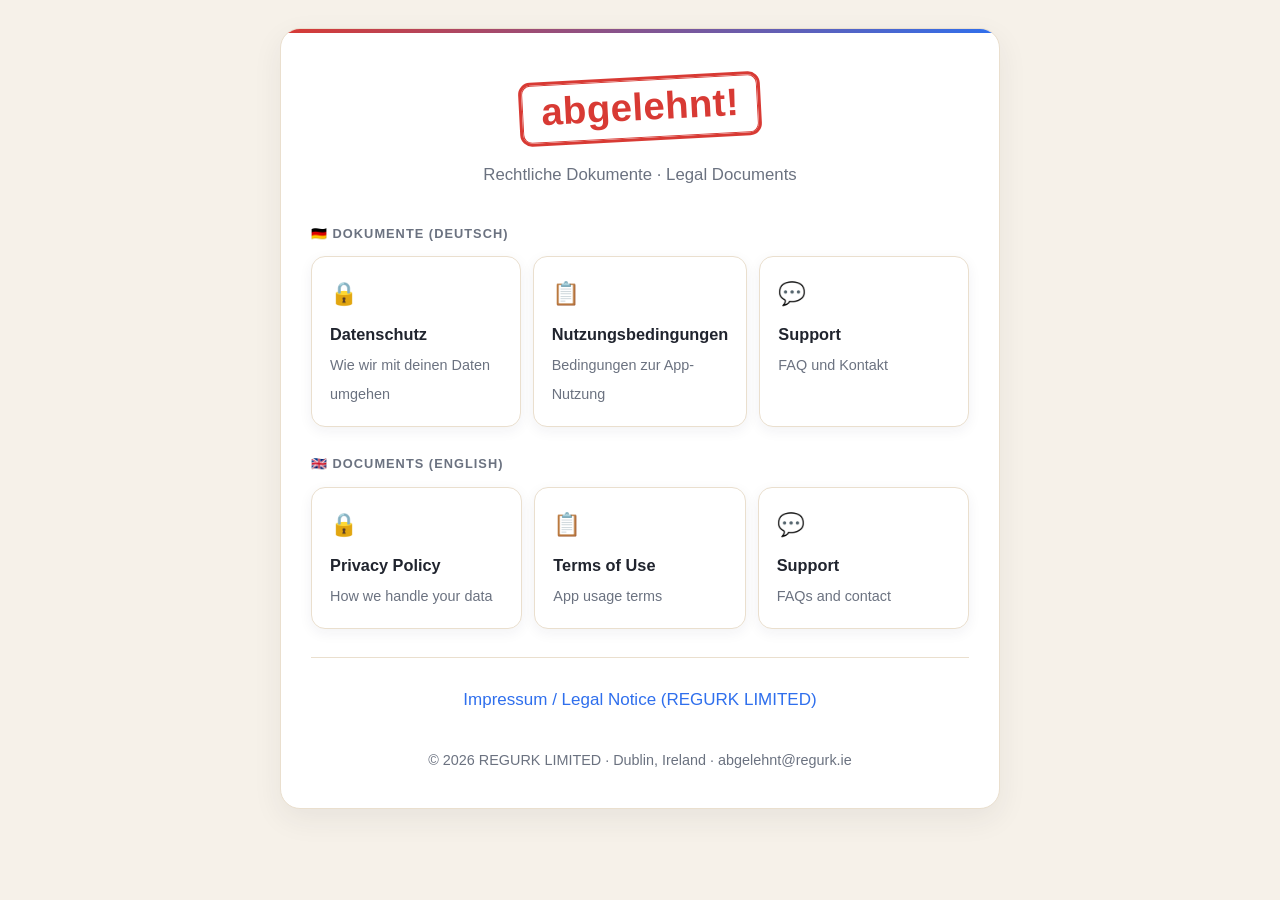
<file: index.html>
<!DOCTYPE html>
<html lang="de">
<head>
<meta charset="utf-8">
<meta name="viewport" content="width=device-width, initial-scale=1.0">
<meta name="robots" content="noindex, nofollow">
<title>abgelehnt! – Rechtliches / Legal | REGURK LIMITED</title>
<link rel="stylesheet" href="style.css">
</head>
<body>
<div class="wrap">
  <div class="card">
    <div class="hero">
      <span class="stamp">abgelehnt<span class="b">!</span></span>
      <p class="tagline">Rechtliche Dokumente · Legal Documents</p>
    </div>

    <p class="section-label">🇩🇪 Dokumente (Deutsch)</p>
    <div class="tiles">
      <a class="tile" href="de/privacy.html"><span class="ico">🔒</span><b>Datenschutz</b><span>Wie wir mit deinen Daten umgehen</span></a>
      <a class="tile" href="de/terms.html"><span class="ico">📋</span><b>Nutzungsbedingungen</b><span>Bedingungen zur App-Nutzung</span></a>
      <a class="tile" href="de/support.html"><span class="ico">💬</span><b>Support</b><span>FAQ und Kontakt</span></a>
    </div>

    <p class="section-label">🇬🇧 Documents (English)</p>
    <div class="tiles">
      <a class="tile" href="en/privacy.html"><span class="ico">🔒</span><b>Privacy Policy</b><span>How we handle your data</span></a>
      <a class="tile" href="en/terms.html"><span class="ico">📋</span><b>Terms of Use</b><span>App usage terms</span></a>
      <a class="tile" href="en/support.html"><span class="ico">💬</span><b>Support</b><span>FAQs and contact</span></a>
    </div>

    <hr>
    <p class="center"><a href="impressum.html">Impressum / Legal Notice (REGURK LIMITED)</a></p>
    <footer class="center">© 2026 REGURK LIMITED · Dublin, Ireland · <a href="mailto:abgelehnt@regurk.ie">abgelehnt@regurk.ie</a></footer>
  </div>
</div>
</body>
</html>
</file>
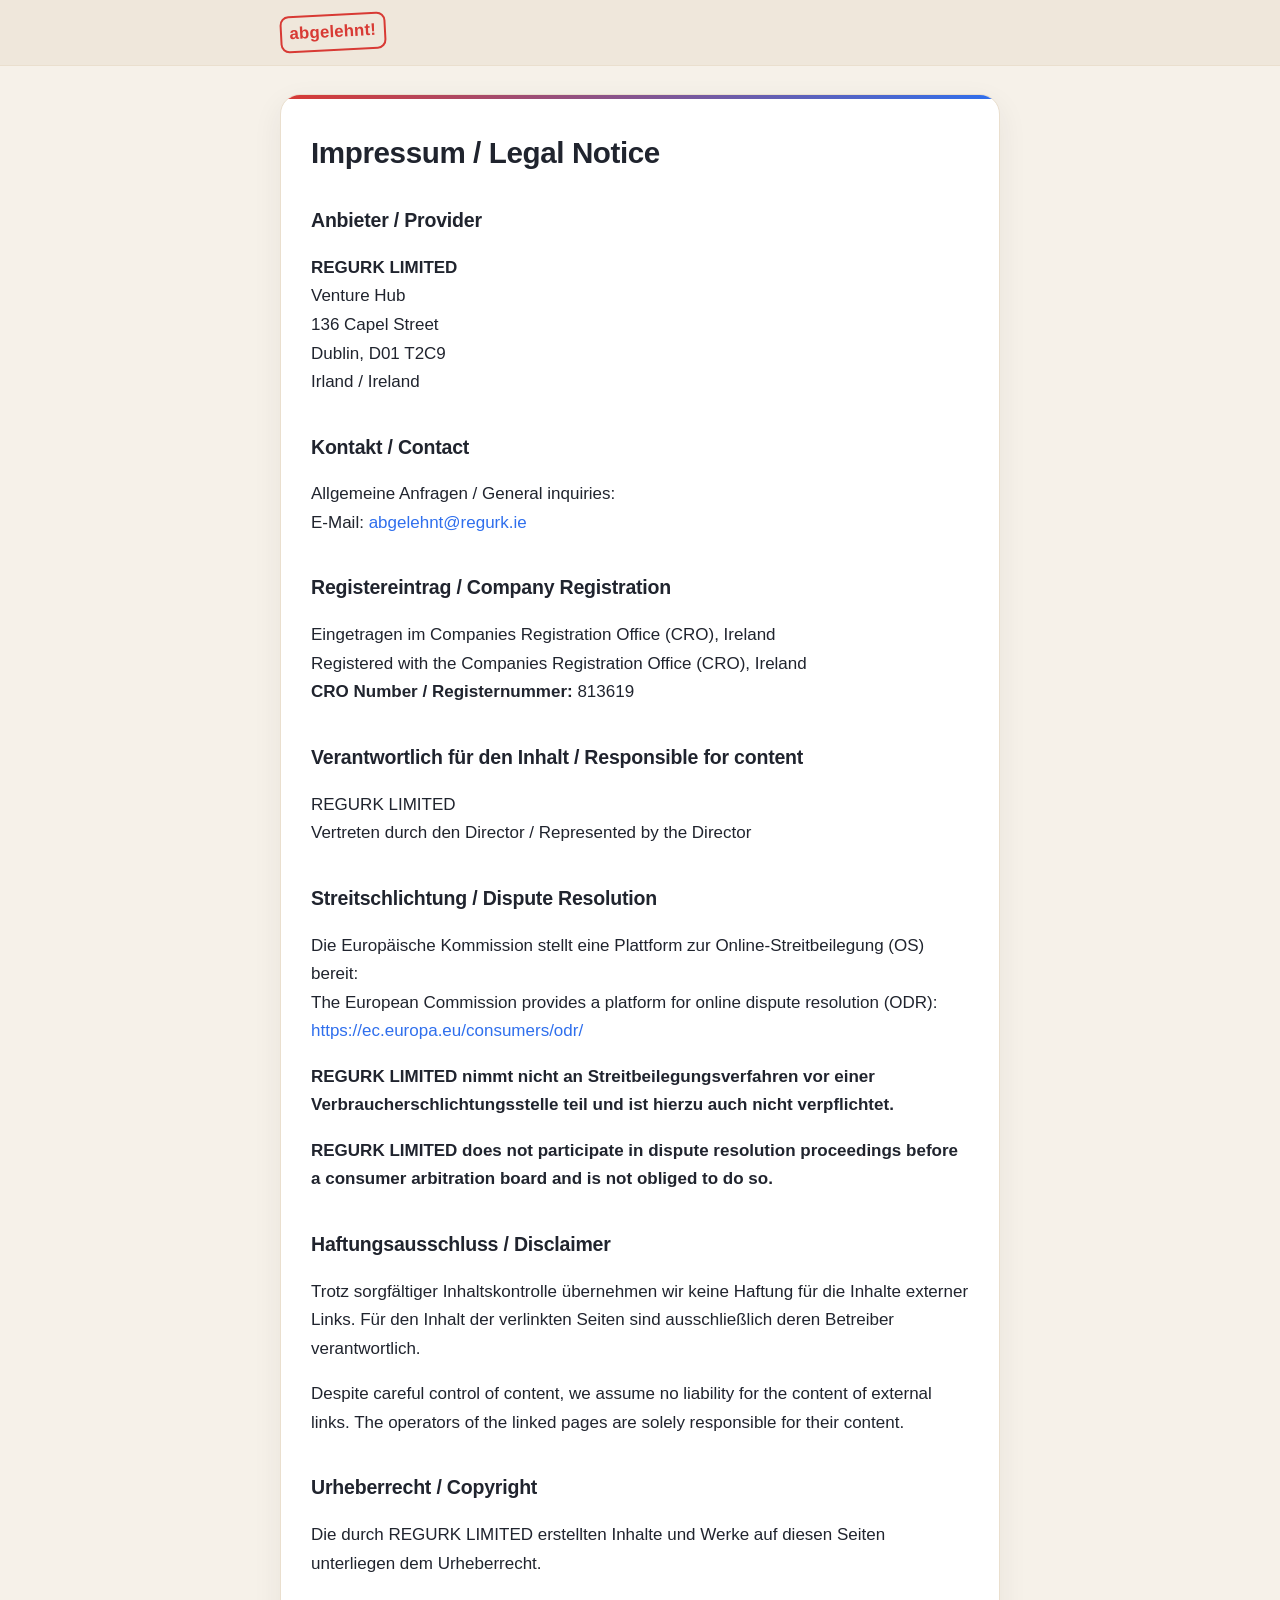
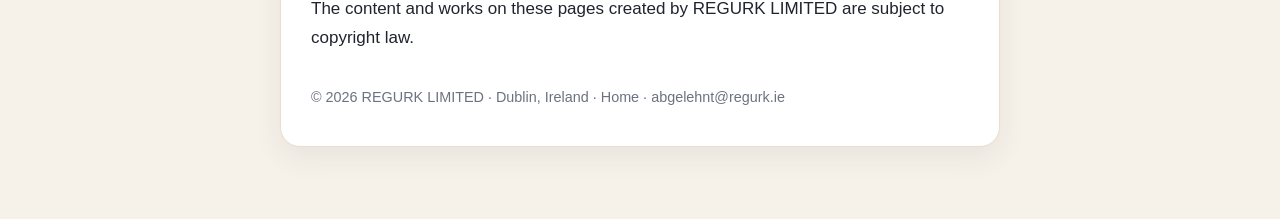
<file: impressum.html>
<!DOCTYPE html>
<html lang="de">
<head>
<meta charset="utf-8">
<meta name="viewport" content="width=device-width, initial-scale=1.0">
<meta name="robots" content="noindex, nofollow">
<title>Impressum – REGURK LIMITED</title>
<link rel="stylesheet" href="style.css">
</head>
<body>
<header class="topbar"><div class="inner"><a class="mark" href="index.html">abgelehnt!</a></div></header>
<div class="wrap">
  <div class="card">
    <h1>Impressum / Legal Notice</h1>

    <h2>Anbieter / Provider</h2>
    <p><strong>REGURK LIMITED</strong><br>
       Venture Hub<br>
       136 Capel Street<br>
       Dublin, D01 T2C9<br>
       Irland / Ireland</p>

    <h2>Kontakt / Contact</h2>
    <p>Allgemeine Anfragen / General inquiries:<br>
       E-Mail: <a href="mailto:abgelehnt@regurk.ie">abgelehnt@regurk.ie</a></p>

    <h2>Registereintrag / Company Registration</h2>
    <p>Eingetragen im Companies Registration Office (CRO), Ireland<br>
       Registered with the Companies Registration Office (CRO), Ireland<br>
       <strong>CRO Number / Registernummer:</strong> 813619</p>

    <h2>Verantwortlich für den Inhalt / Responsible for content</h2>
    <p>REGURK LIMITED<br>
       Vertreten durch den Director / Represented by the Director</p>

    <h2>Streitschlichtung / Dispute Resolution</h2>
    <p>Die Europäische Kommission stellt eine Plattform zur Online-Streitbeilegung (OS) bereit:<br>
       The European Commission provides a platform for online dispute resolution (ODR):<br>
       <a href="https://ec.europa.eu/consumers/odr/" target="_blank" rel="noopener">https://ec.europa.eu/consumers/odr/</a></p>
    <p><strong>REGURK LIMITED nimmt nicht an Streitbeilegungsverfahren vor einer Verbraucherschlichtungsstelle teil und ist hierzu auch nicht verpflichtet.</strong></p>
    <p><strong>REGURK LIMITED does not participate in dispute resolution proceedings before a consumer arbitration board and is not obliged to do so.</strong></p>

    <h2>Haftungsausschluss / Disclaimer</h2>
    <p>Trotz sorgfältiger Inhaltskontrolle übernehmen wir keine Haftung für die Inhalte externer Links. Für den Inhalt der verlinkten Seiten sind ausschließlich deren Betreiber verantwortlich.</p>
    <p>Despite careful control of content, we assume no liability for the content of external links. The operators of the linked pages are solely responsible for their content.</p>

    <h2>Urheberrecht / Copyright</h2>
    <p>Die durch REGURK LIMITED erstellten Inhalte und Werke auf diesen Seiten unterliegen dem Urheberrecht.</p>
    <p>The content and works on these pages created by REGURK LIMITED are subject to copyright law.</p>

    <footer>© 2026 REGURK LIMITED · Dublin, Ireland ·
      <a href="index.html">Home</a> ·
      <a href="mailto:abgelehnt@regurk.ie">abgelehnt@regurk.ie</a></footer>
  </div>
</div>
</body>
</html>
</file>
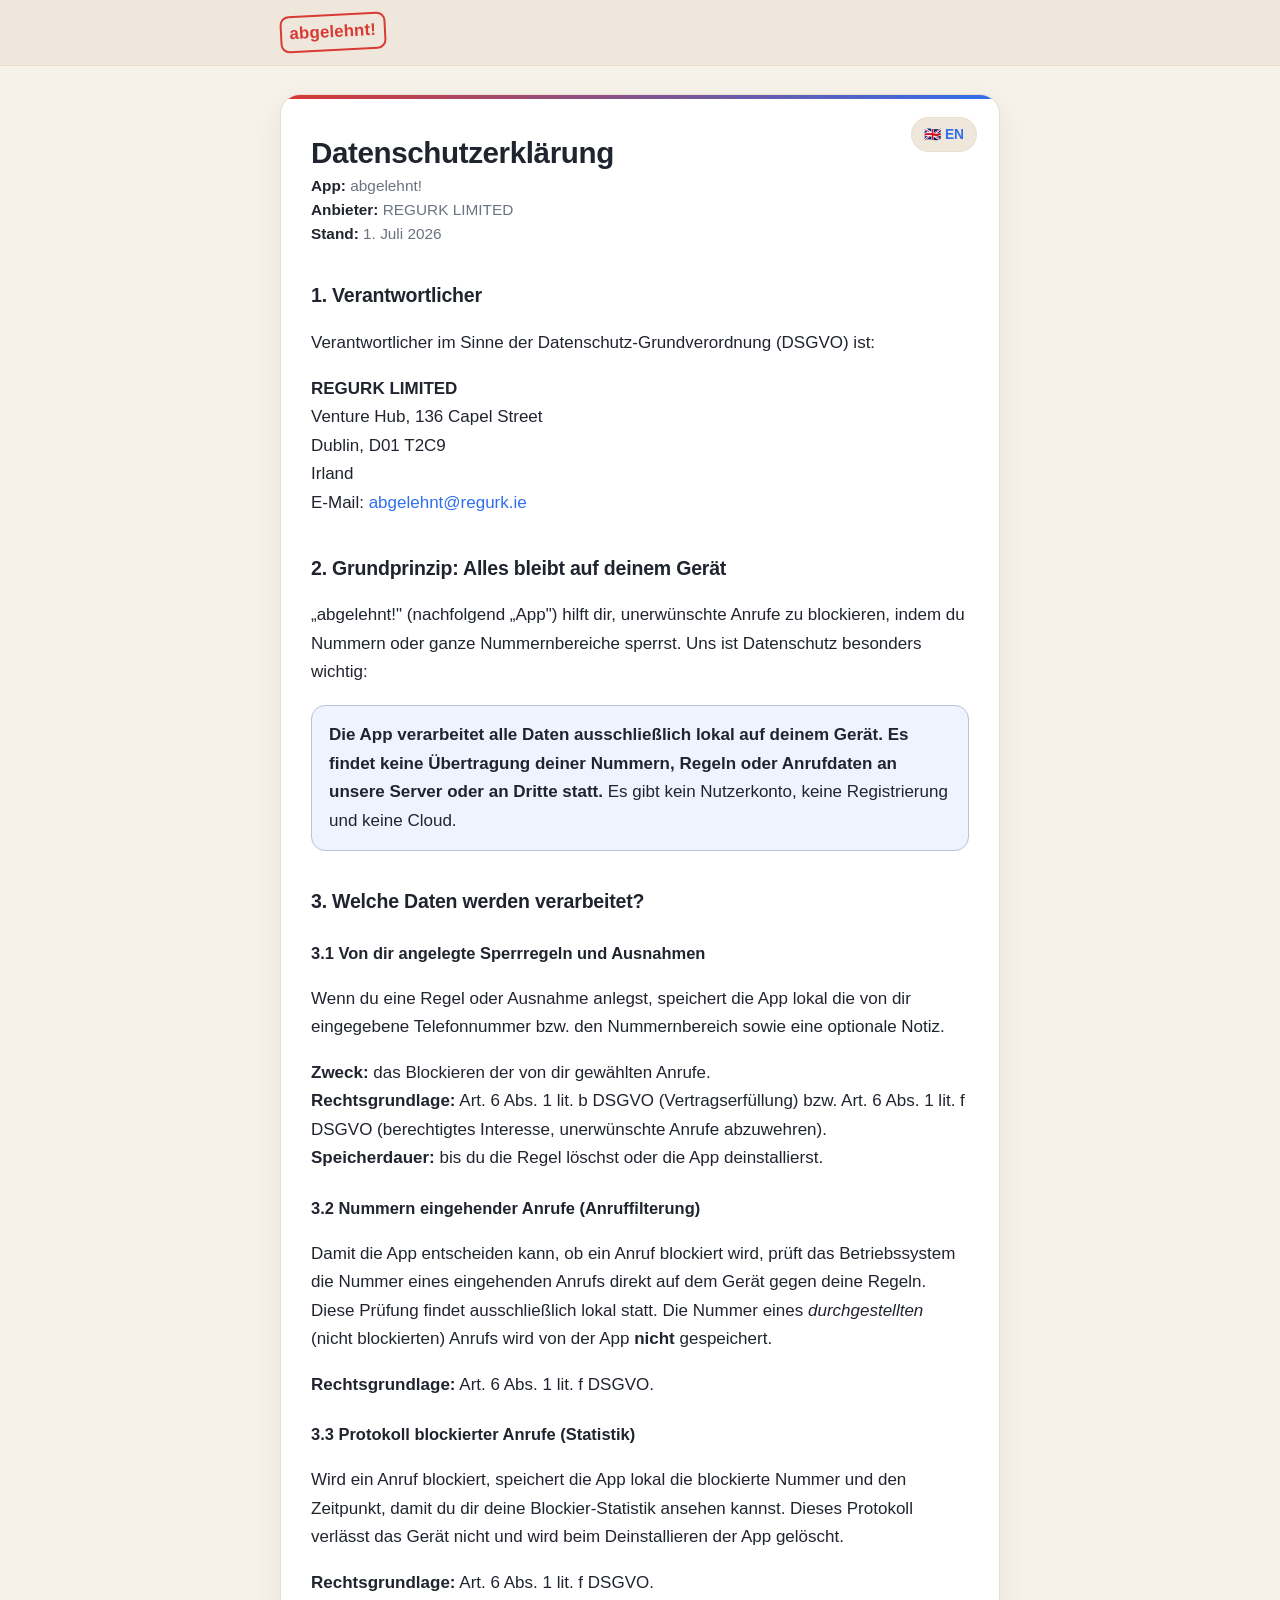
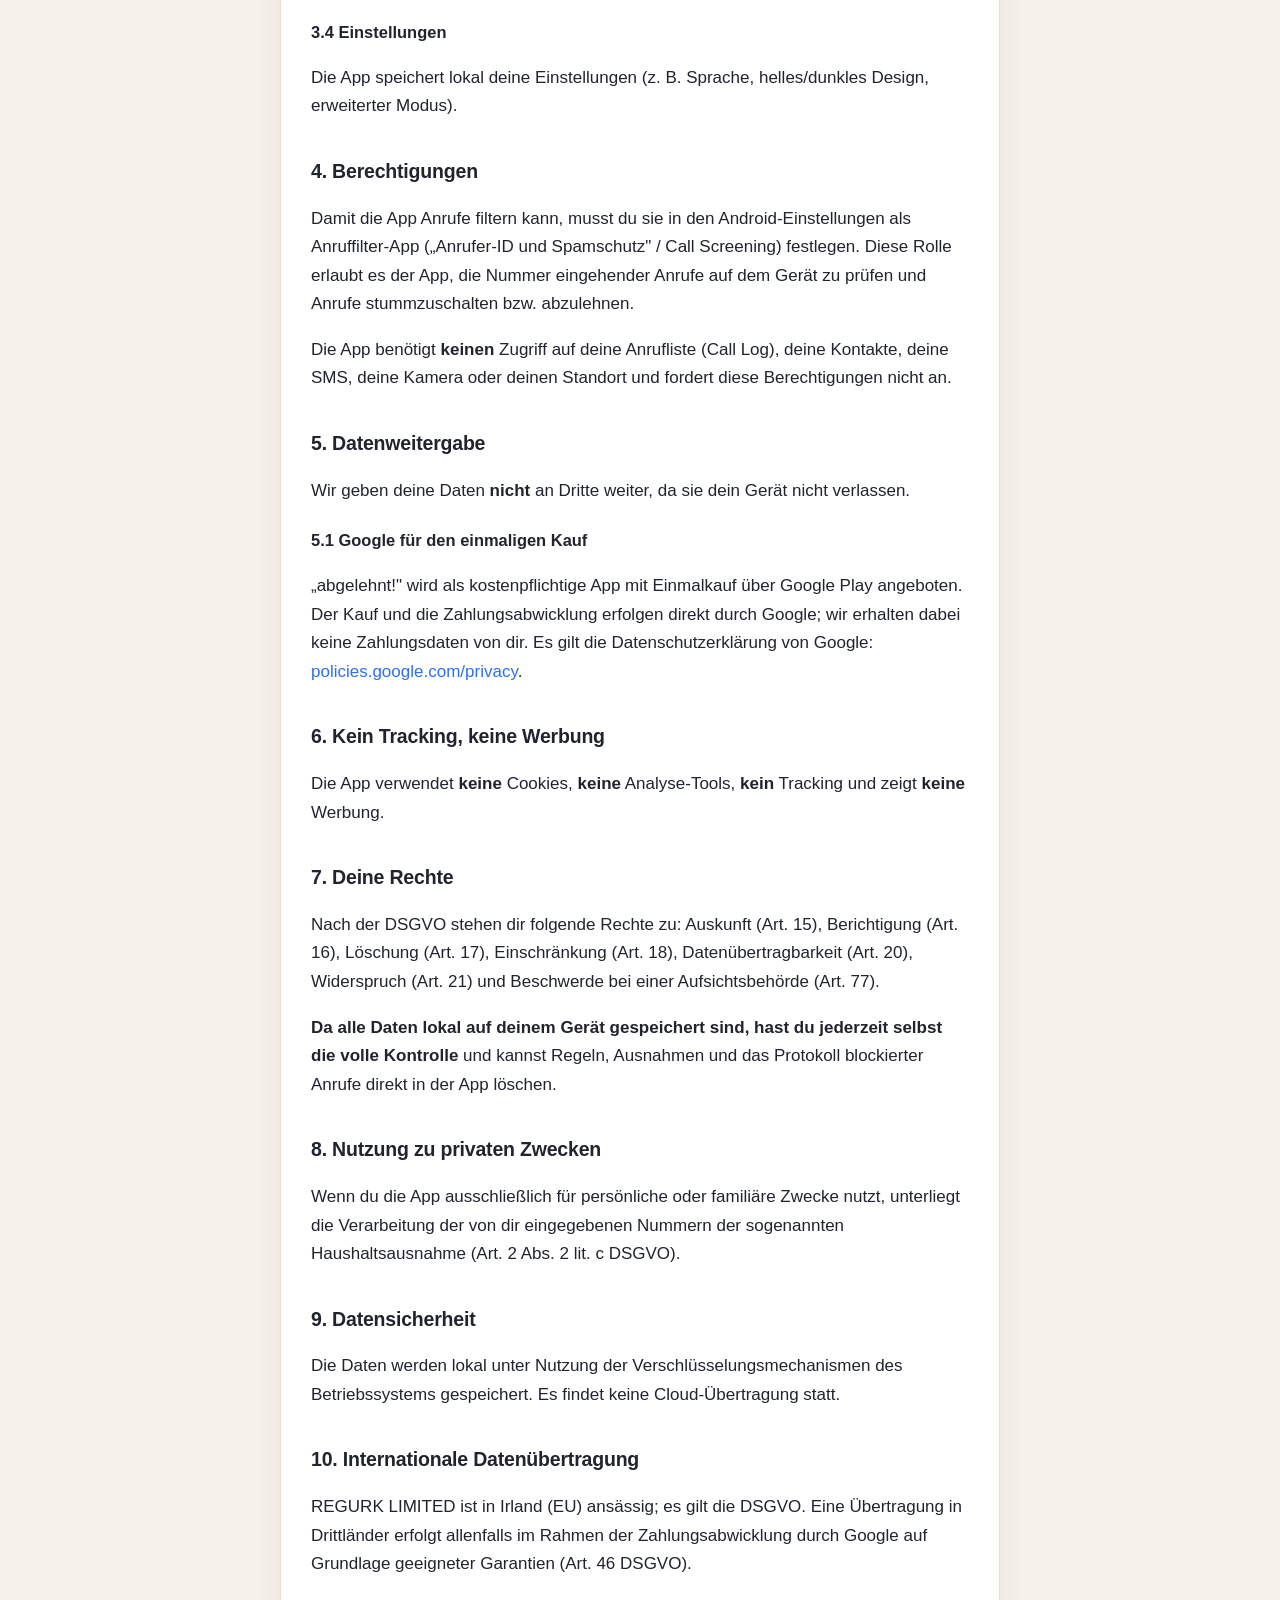
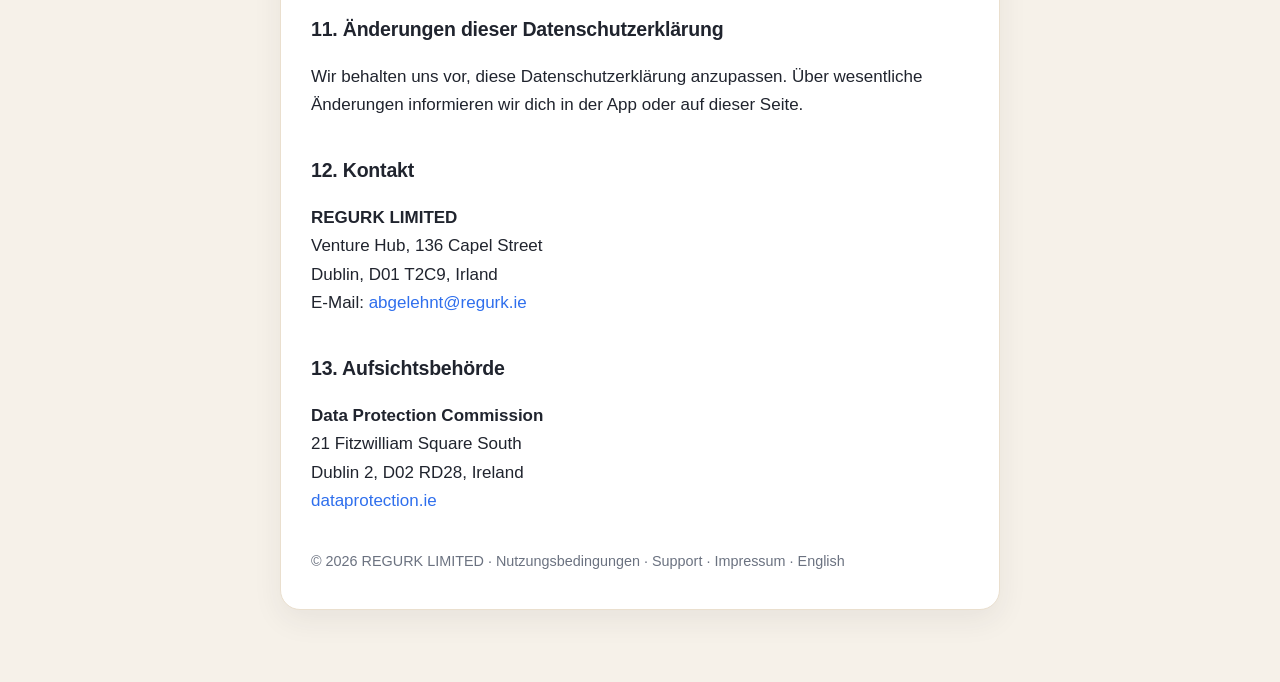
<file: de/privacy.html>
<!DOCTYPE html>
<html lang="de">
<head>
<meta charset="utf-8">
<meta name="viewport" content="width=device-width, initial-scale=1.0">
<meta name="robots" content="noindex, nofollow">
<title>Datenschutzerklärung – abgelehnt! | REGURK LIMITED</title>
<link rel="stylesheet" href="../style.css">
</head>
<body>
<header class="topbar"><div class="inner"><a class="mark" href="../index.html">abgelehnt!</a></div></header>
<div class="wrap">
  <div class="card">
    <a class="lang" href="../en/privacy.html">🇬🇧 EN</a>
    <h1>Datenschutzerklärung</h1>
    <p class="meta"><strong>App:</strong> abgelehnt!<br>
       <strong>Anbieter:</strong> REGURK LIMITED<br>
       <strong>Stand:</strong> 1. Juli 2026</p>

    <h2>1. Verantwortlicher</h2>
    <p>Verantwortlicher im Sinne der Datenschutz-Grundverordnung (DSGVO) ist:</p>
    <p><strong>REGURK LIMITED</strong><br>
       Venture Hub, 136 Capel Street<br>
       Dublin, D01 T2C9<br>
       Irland<br>
       E-Mail: <a href="mailto:abgelehnt@regurk.ie">abgelehnt@regurk.ie</a></p>

    <h2>2. Grundprinzip: Alles bleibt auf deinem Gerät</h2>
    <p>„abgelehnt!" (nachfolgend „App") hilft dir, unerwünschte Anrufe zu blockieren, indem du Nummern oder ganze Nummernbereiche sperrst. Uns ist Datenschutz besonders wichtig:</p>
    <div class="callout"><strong>Die App verarbeitet alle Daten ausschließlich lokal auf deinem Gerät. Es findet keine Übertragung deiner Nummern, Regeln oder Anrufdaten an unsere Server oder an Dritte statt.</strong> Es gibt kein Nutzerkonto, keine Registrierung und keine Cloud.</div>

    <h2>3. Welche Daten werden verarbeitet?</h2>

    <h3>3.1 Von dir angelegte Sperrregeln und Ausnahmen</h3>
    <p>Wenn du eine Regel oder Ausnahme anlegst, speichert die App lokal die von dir eingegebene Telefonnummer bzw. den Nummernbereich sowie eine optionale Notiz.</p>
    <p><strong>Zweck:</strong> das Blockieren der von dir gewählten Anrufe.<br>
       <strong>Rechtsgrundlage:</strong> Art. 6 Abs. 1 lit. b DSGVO (Vertragserfüllung) bzw. Art. 6 Abs. 1 lit. f DSGVO (berechtigtes Interesse, unerwünschte Anrufe abzuwehren).<br>
       <strong>Speicherdauer:</strong> bis du die Regel löschst oder die App deinstallierst.</p>

    <h3>3.2 Nummern eingehender Anrufe (Anruffilterung)</h3>
    <p>Damit die App entscheiden kann, ob ein Anruf blockiert wird, prüft das Betriebssystem die Nummer eines eingehenden Anrufs direkt auf dem Gerät gegen deine Regeln. Diese Prüfung findet ausschließlich lokal statt. Die Nummer eines <em>durchgestellten</em> (nicht blockierten) Anrufs wird von der App <strong>nicht</strong> gespeichert.</p>
    <p><strong>Rechtsgrundlage:</strong> Art. 6 Abs. 1 lit. f DSGVO.</p>

    <h3>3.3 Protokoll blockierter Anrufe (Statistik)</h3>
    <p>Wird ein Anruf blockiert, speichert die App lokal die blockierte Nummer und den Zeitpunkt, damit du dir deine Blockier-Statistik ansehen kannst. Dieses Protokoll verlässt das Gerät nicht und wird beim Deinstallieren der App gelöscht.</p>
    <p><strong>Rechtsgrundlage:</strong> Art. 6 Abs. 1 lit. f DSGVO.</p>

    <h3>3.4 Einstellungen</h3>
    <p>Die App speichert lokal deine Einstellungen (z. B. Sprache, helles/dunkles Design, erweiterter Modus).</p>

    <h2>4. Berechtigungen</h2>
    <p>Damit die App Anrufe filtern kann, musst du sie in den Android-Einstellungen als Anruffilter-App („Anrufer-ID und Spamschutz" / Call Screening) festlegen. Diese Rolle erlaubt es der App, die Nummer eingehender Anrufe auf dem Gerät zu prüfen und Anrufe stummzuschalten bzw. abzulehnen.</p>
    <p>Die App benötigt <strong>keinen</strong> Zugriff auf deine Anrufliste (Call Log), deine Kontakte, deine SMS, deine Kamera oder deinen Standort und fordert diese Berechtigungen nicht an.</p>

    <h2>5. Datenweitergabe</h2>
    <p>Wir geben deine Daten <strong>nicht</strong> an Dritte weiter, da sie dein Gerät nicht verlassen.</p>
    <h3>5.1 Google für den einmaligen Kauf</h3>
    <p>„abgelehnt!" wird als kostenpflichtige App mit Einmalkauf über Google Play angeboten. Der Kauf und die Zahlungsabwicklung erfolgen direkt durch Google; wir erhalten dabei keine Zahlungsdaten von dir. Es gilt die Datenschutzerklärung von Google: <a href="https://policies.google.com/privacy" target="_blank" rel="noopener">policies.google.com/privacy</a>.</p>

    <h2>6. Kein Tracking, keine Werbung</h2>
    <p>Die App verwendet <strong>keine</strong> Cookies, <strong>keine</strong> Analyse-Tools, <strong>kein</strong> Tracking und zeigt <strong>keine</strong> Werbung.</p>

    <h2>7. Deine Rechte</h2>
    <p>Nach der DSGVO stehen dir folgende Rechte zu: Auskunft (Art. 15), Berichtigung (Art. 16), Löschung (Art. 17), Einschränkung (Art. 18), Datenübertragbarkeit (Art. 20), Widerspruch (Art. 21) und Beschwerde bei einer Aufsichtsbehörde (Art. 77).</p>
    <p><strong>Da alle Daten lokal auf deinem Gerät gespeichert sind, hast du jederzeit selbst die volle Kontrolle</strong> und kannst Regeln, Ausnahmen und das Protokoll blockierter Anrufe direkt in der App löschen.</p>

    <h2>8. Nutzung zu privaten Zwecken</h2>
    <p>Wenn du die App ausschließlich für persönliche oder familiäre Zwecke nutzt, unterliegt die Verarbeitung der von dir eingegebenen Nummern der sogenannten Haushaltsausnahme (Art. 2 Abs. 2 lit. c DSGVO).</p>

    <h2>9. Datensicherheit</h2>
    <p>Die Daten werden lokal unter Nutzung der Verschlüsselungsmechanismen des Betriebssystems gespeichert. Es findet keine Cloud-Übertragung statt.</p>

    <h2>10. Internationale Datenübertragung</h2>
    <p>REGURK LIMITED ist in Irland (EU) ansässig; es gilt die DSGVO. Eine Übertragung in Drittländer erfolgt allenfalls im Rahmen der Zahlungsabwicklung durch Google auf Grundlage geeigneter Garantien (Art. 46 DSGVO).</p>

    <h2>11. Änderungen dieser Datenschutzerklärung</h2>
    <p>Wir behalten uns vor, diese Datenschutzerklärung anzupassen. Über wesentliche Änderungen informieren wir dich in der App oder auf dieser Seite.</p>

    <h2>12. Kontakt</h2>
    <p><strong>REGURK LIMITED</strong><br>
       Venture Hub, 136 Capel Street<br>
       Dublin, D01 T2C9, Irland<br>
       E-Mail: <a href="mailto:abgelehnt@regurk.ie">abgelehnt@regurk.ie</a></p>

    <h2>13. Aufsichtsbehörde</h2>
    <p><strong>Data Protection Commission</strong><br>
       21 Fitzwilliam Square South<br>
       Dublin 2, D02 RD28, Ireland<br>
       <a href="https://www.dataprotection.ie" target="_blank" rel="noopener">dataprotection.ie</a></p>

    <footer>© 2026 REGURK LIMITED ·
      <a href="terms.html">Nutzungsbedingungen</a> ·
      <a href="support.html">Support</a> ·
      <a href="../impressum.html">Impressum</a> ·
      <a href="../en/privacy.html">English</a></footer>
  </div>
</div>
</body>
</html>
</file>
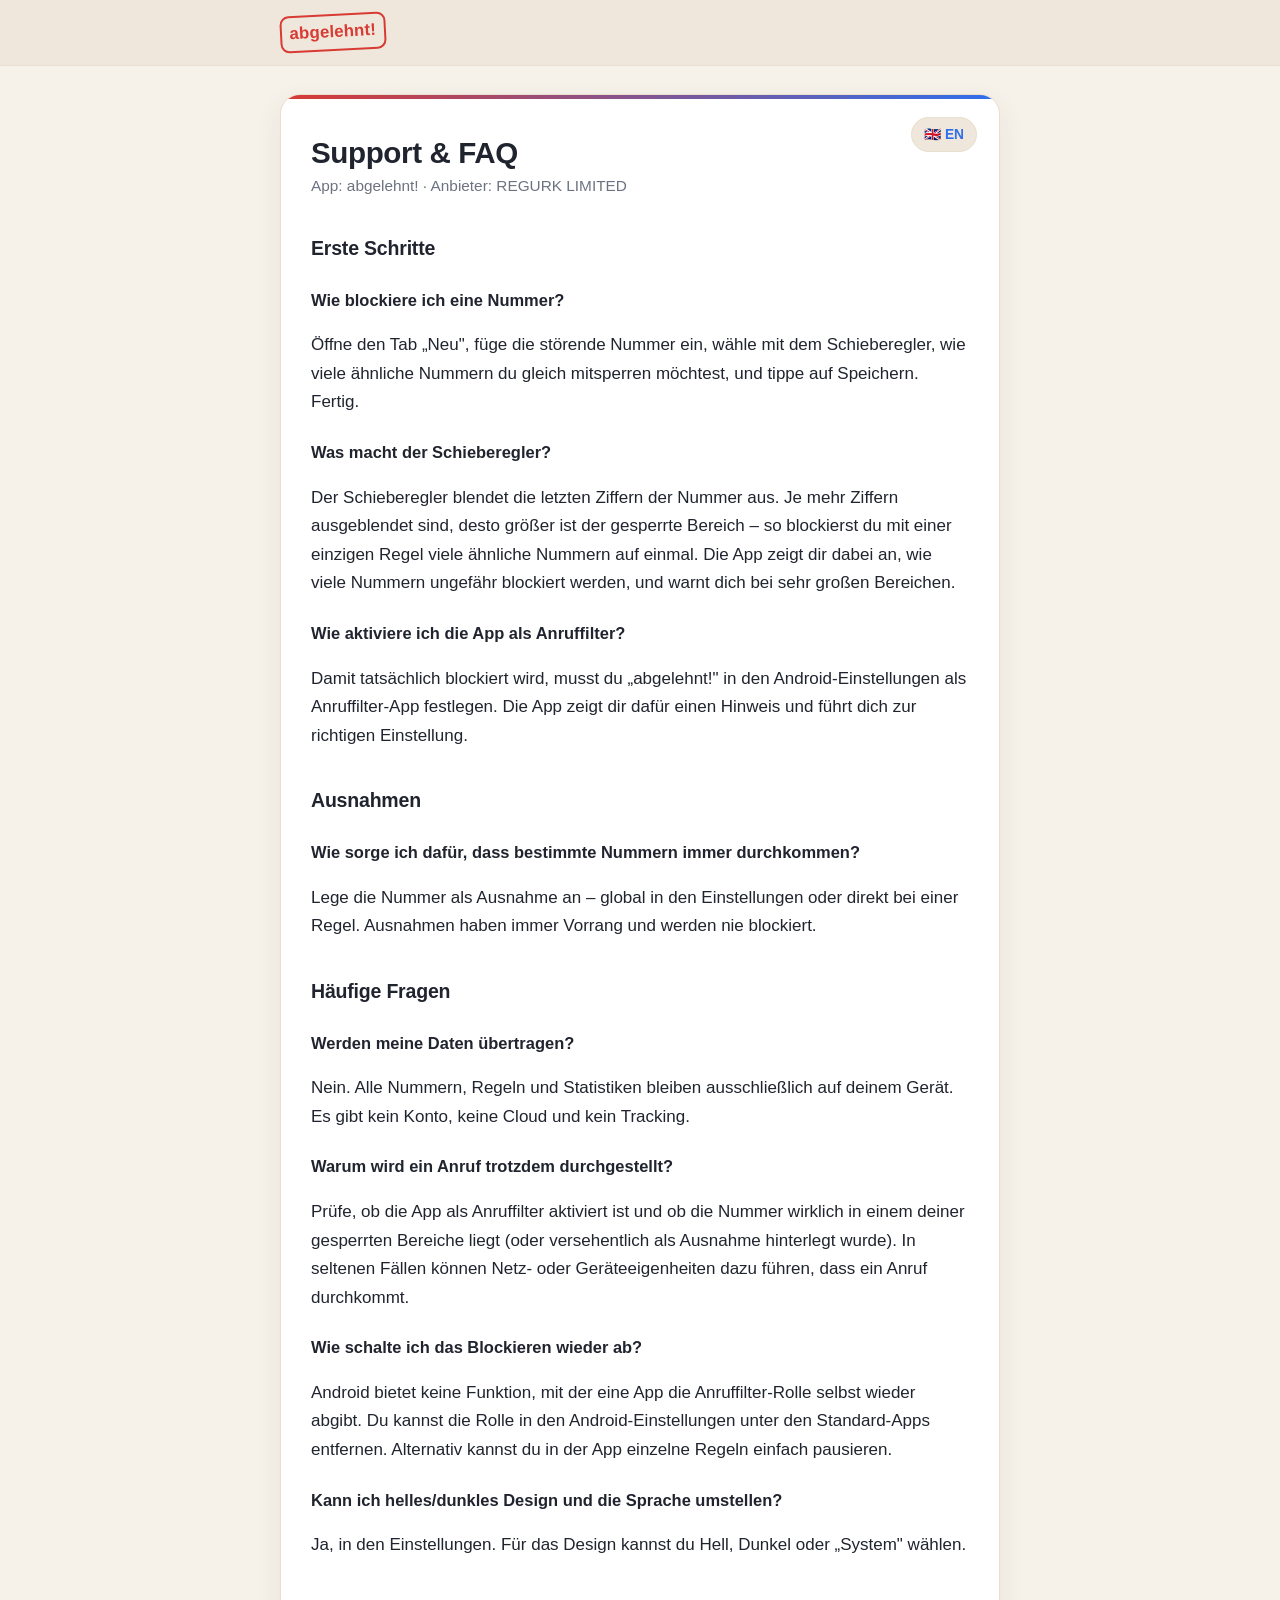
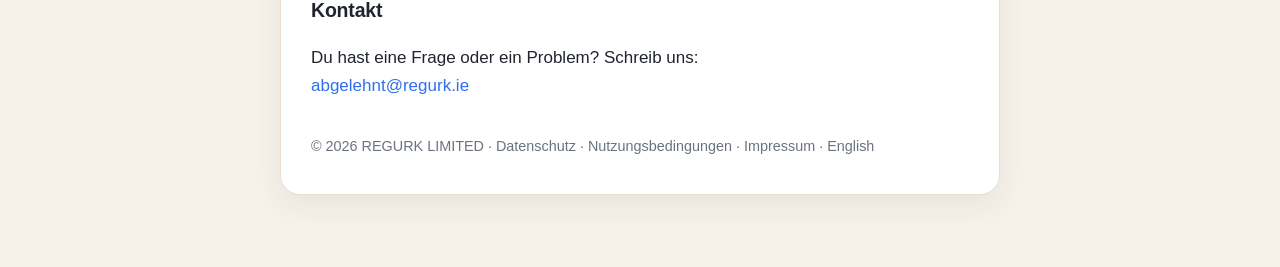
<file: de/support.html>
<!DOCTYPE html>
<html lang="de">
<head>
<meta charset="utf-8">
<meta name="viewport" content="width=device-width, initial-scale=1.0">
<meta name="robots" content="noindex, nofollow">
<title>Support – abgelehnt! | REGURK LIMITED</title>
<link rel="stylesheet" href="../style.css">
</head>
<body>
<header class="topbar"><div class="inner"><a class="mark" href="../index.html">abgelehnt!</a></div></header>
<div class="wrap">
  <div class="card">
    <a class="lang" href="../en/support.html">🇬🇧 EN</a>
    <h1>Support &amp; FAQ</h1>
    <p class="meta">App: abgelehnt! · Anbieter: REGURK LIMITED</p>

    <h2>Erste Schritte</h2>
    <h3>Wie blockiere ich eine Nummer?</h3>
    <p>Öffne den Tab „Neu", füge die störende Nummer ein, wähle mit dem Schieberegler, wie viele ähnliche Nummern du gleich mitsperren möchtest, und tippe auf Speichern. Fertig.</p>

    <h3>Was macht der Schieberegler?</h3>
    <p>Der Schieberegler blendet die letzten Ziffern der Nummer aus. Je mehr Ziffern ausgeblendet sind, desto größer ist der gesperrte Bereich – so blockierst du mit einer einzigen Regel viele ähnliche Nummern auf einmal. Die App zeigt dir dabei an, wie viele Nummern ungefähr blockiert werden, und warnt dich bei sehr großen Bereichen.</p>

    <h3>Wie aktiviere ich die App als Anruffilter?</h3>
    <p>Damit tatsächlich blockiert wird, musst du „abgelehnt!" in den Android-Einstellungen als Anruffilter-App festlegen. Die App zeigt dir dafür einen Hinweis und führt dich zur richtigen Einstellung.</p>

    <h2>Ausnahmen</h2>
    <h3>Wie sorge ich dafür, dass bestimmte Nummern immer durchkommen?</h3>
    <p>Lege die Nummer als Ausnahme an – global in den Einstellungen oder direkt bei einer Regel. Ausnahmen haben immer Vorrang und werden nie blockiert.</p>

    <h2>Häufige Fragen</h2>
    <h3>Werden meine Daten übertragen?</h3>
    <p>Nein. Alle Nummern, Regeln und Statistiken bleiben ausschließlich auf deinem Gerät. Es gibt kein Konto, keine Cloud und kein Tracking.</p>

    <h3>Warum wird ein Anruf trotzdem durchgestellt?</h3>
    <p>Prüfe, ob die App als Anruffilter aktiviert ist und ob die Nummer wirklich in einem deiner gesperrten Bereiche liegt (oder versehentlich als Ausnahme hinterlegt wurde). In seltenen Fällen können Netz- oder Geräteeigenheiten dazu führen, dass ein Anruf durchkommt.</p>

    <h3>Wie schalte ich das Blockieren wieder ab?</h3>
    <p>Android bietet keine Funktion, mit der eine App die Anruffilter-Rolle selbst wieder abgibt. Du kannst die Rolle in den Android-Einstellungen unter den Standard-Apps entfernen. Alternativ kannst du in der App einzelne Regeln einfach pausieren.</p>

    <h3>Kann ich helles/dunkles Design und die Sprache umstellen?</h3>
    <p>Ja, in den Einstellungen. Für das Design kannst du Hell, Dunkel oder „System" wählen.</p>

    <h2>Kontakt</h2>
    <p>Du hast eine Frage oder ein Problem? Schreib uns:<br>
       <a href="mailto:abgelehnt@regurk.ie">abgelehnt@regurk.ie</a></p>

    <footer>© 2026 REGURK LIMITED ·
      <a href="privacy.html">Datenschutz</a> ·
      <a href="terms.html">Nutzungsbedingungen</a> ·
      <a href="../impressum.html">Impressum</a> ·
      <a href="../en/support.html">English</a></footer>
  </div>
</div>
</body>
</html>
</file>
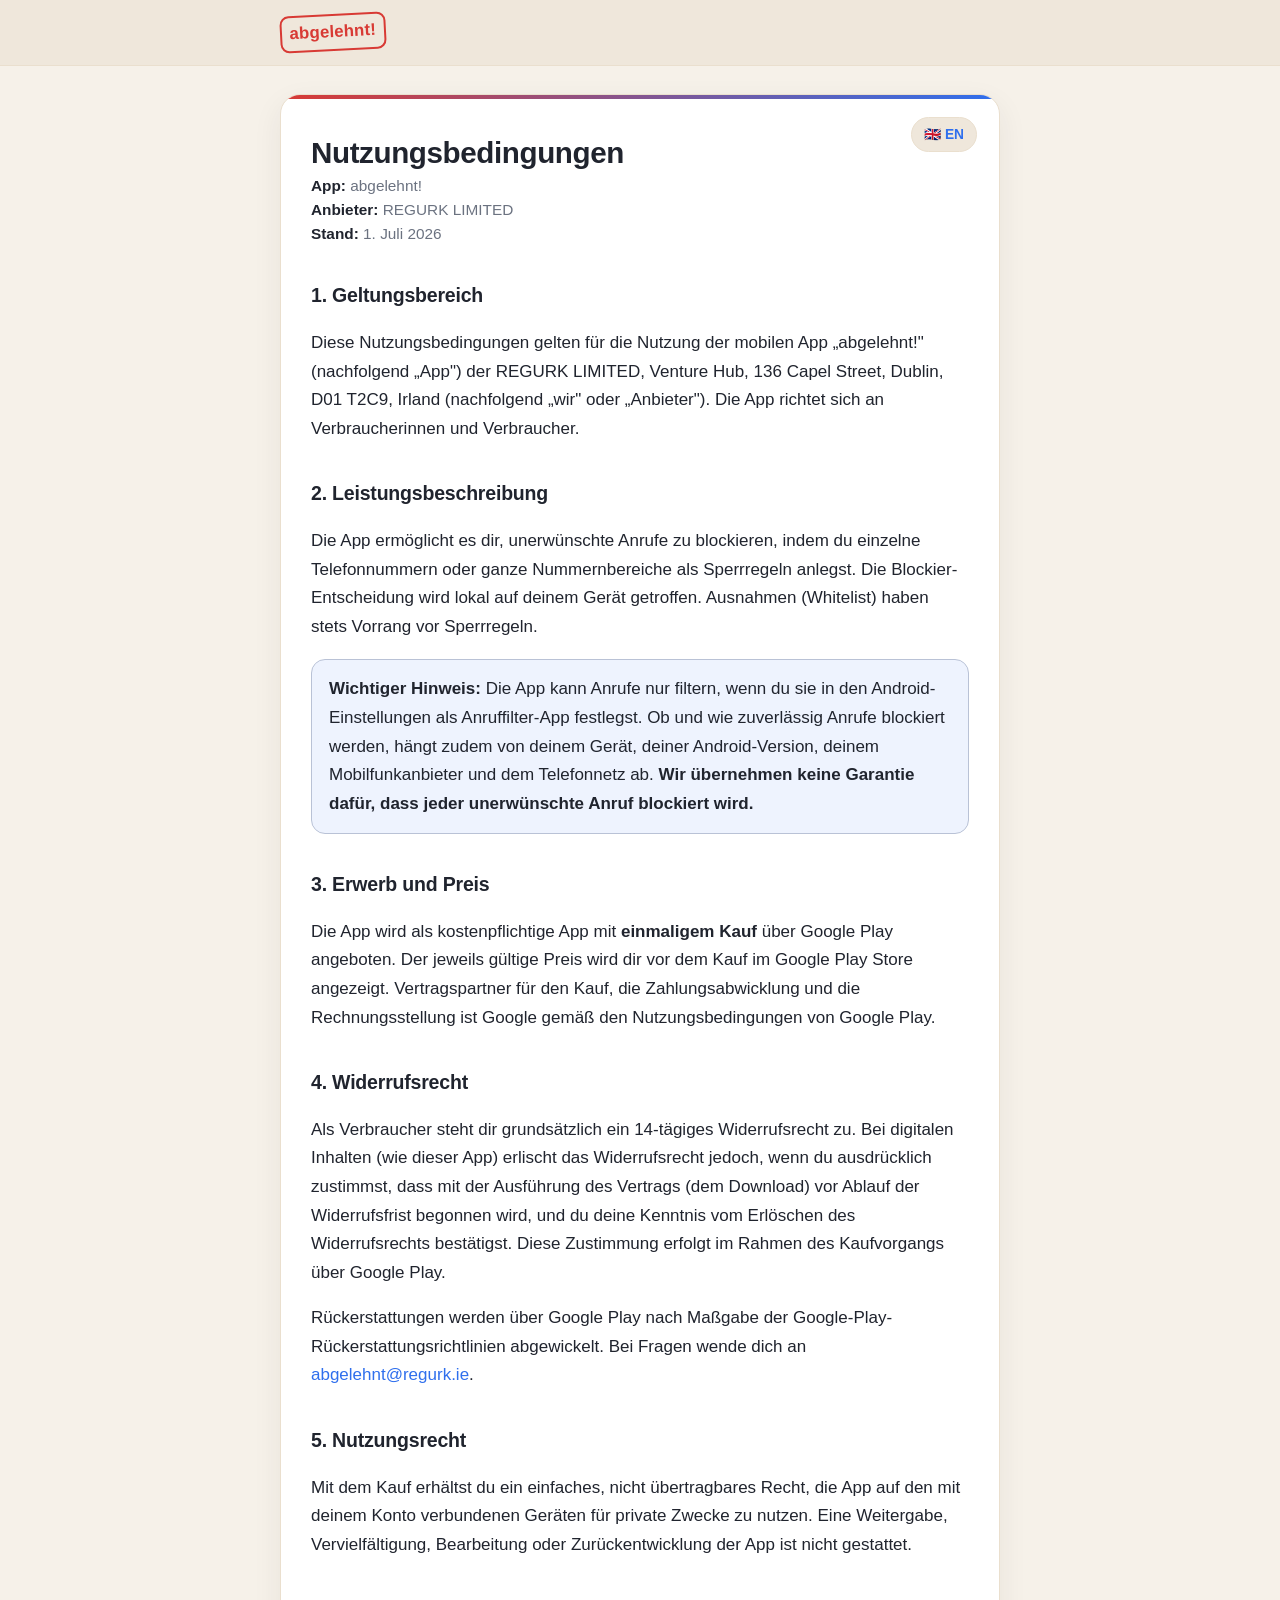
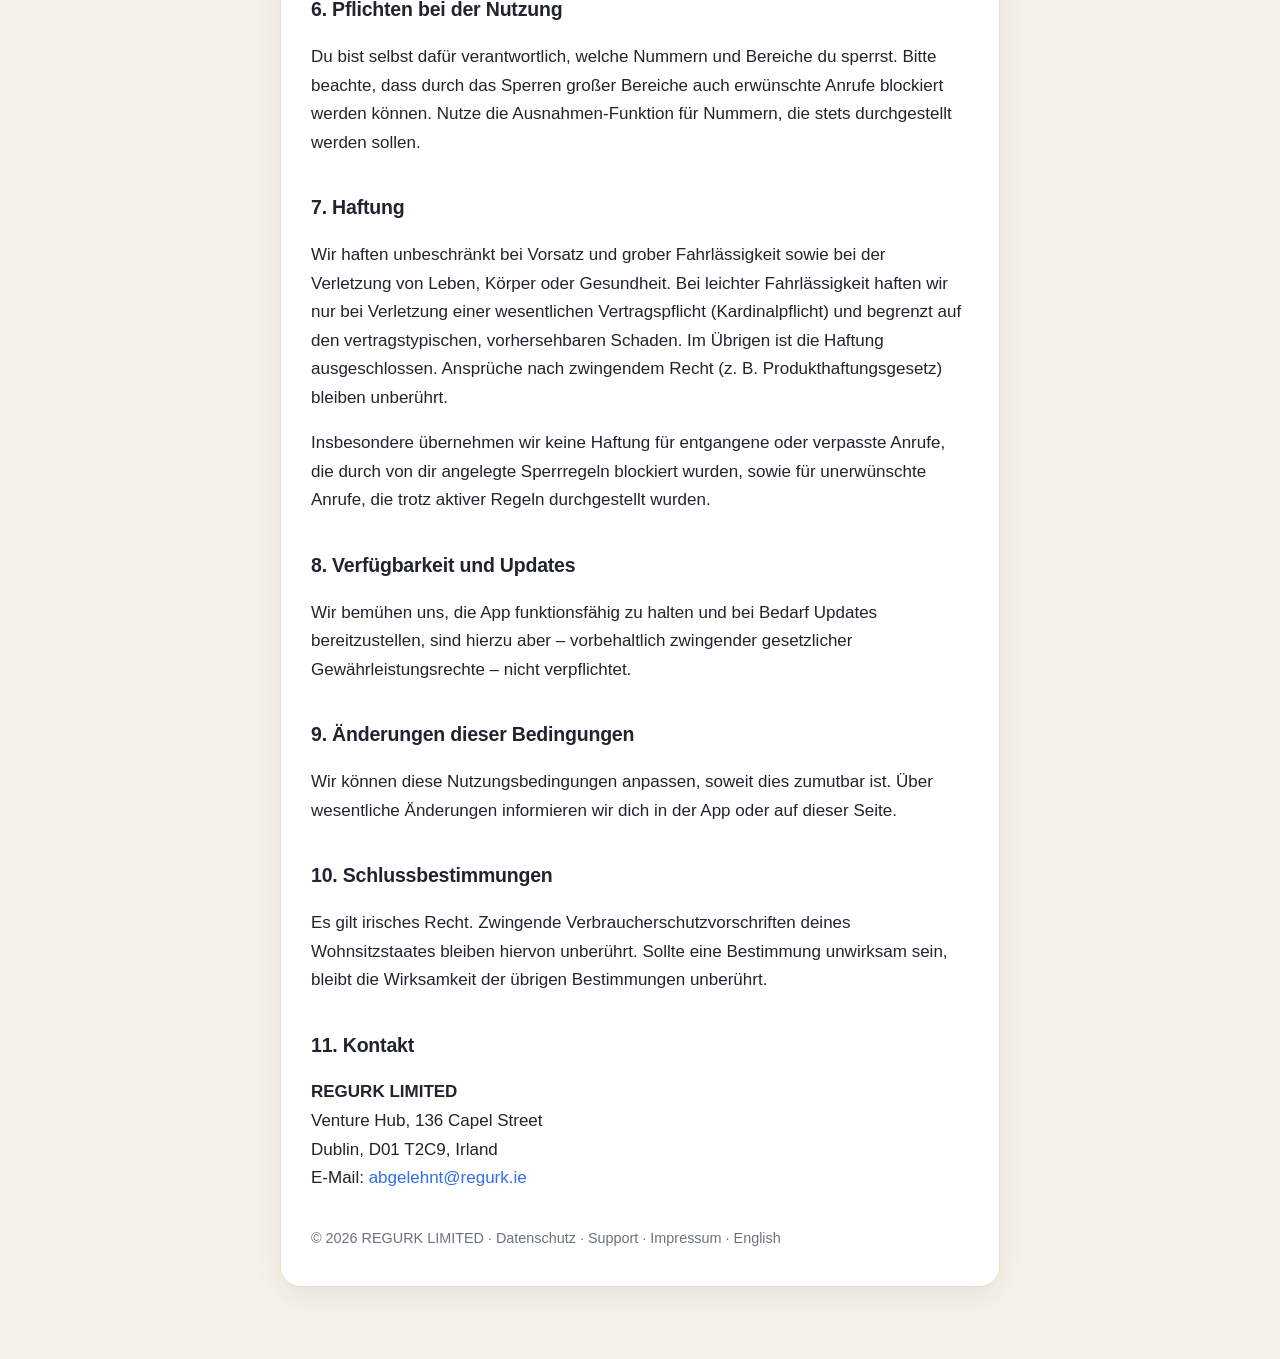
<file: de/terms.html>
<!DOCTYPE html>
<html lang="de">
<head>
<meta charset="utf-8">
<meta name="viewport" content="width=device-width, initial-scale=1.0">
<meta name="robots" content="noindex, nofollow">
<title>Nutzungsbedingungen – abgelehnt! | REGURK LIMITED</title>
<link rel="stylesheet" href="../style.css">
</head>
<body>
<header class="topbar"><div class="inner"><a class="mark" href="../index.html">abgelehnt!</a></div></header>
<div class="wrap">
  <div class="card">
    <a class="lang" href="../en/terms.html">🇬🇧 EN</a>
    <h1>Nutzungsbedingungen</h1>
    <p class="meta"><strong>App:</strong> abgelehnt!<br>
       <strong>Anbieter:</strong> REGURK LIMITED<br>
       <strong>Stand:</strong> 1. Juli 2026</p>

    <h2>1. Geltungsbereich</h2>
    <p>Diese Nutzungsbedingungen gelten für die Nutzung der mobilen App „abgelehnt!" (nachfolgend „App") der REGURK LIMITED, Venture Hub, 136 Capel Street, Dublin, D01 T2C9, Irland (nachfolgend „wir" oder „Anbieter"). Die App richtet sich an Verbraucherinnen und Verbraucher.</p>

    <h2>2. Leistungsbeschreibung</h2>
    <p>Die App ermöglicht es dir, unerwünschte Anrufe zu blockieren, indem du einzelne Telefonnummern oder ganze Nummernbereiche als Sperrregeln anlegst. Die Blockier-Entscheidung wird lokal auf deinem Gerät getroffen. Ausnahmen (Whitelist) haben stets Vorrang vor Sperrregeln.</p>
    <div class="callout"><strong>Wichtiger Hinweis:</strong> Die App kann Anrufe nur filtern, wenn du sie in den Android-Einstellungen als Anruffilter-App festlegst. Ob und wie zuverlässig Anrufe blockiert werden, hängt zudem von deinem Gerät, deiner Android-Version, deinem Mobilfunkanbieter und dem Telefonnetz ab. <strong>Wir übernehmen keine Garantie dafür, dass jeder unerwünschte Anruf blockiert wird.</strong></div>

    <h2>3. Erwerb und Preis</h2>
    <p>Die App wird als kostenpflichtige App mit <strong>einmaligem Kauf</strong> über Google Play angeboten. Der jeweils gültige Preis wird dir vor dem Kauf im Google Play Store angezeigt. Vertragspartner für den Kauf, die Zahlungsabwicklung und die Rechnungsstellung ist Google gemäß den Nutzungsbedingungen von Google Play.</p>

    <h2>4. Widerrufsrecht</h2>
    <p>Als Verbraucher steht dir grundsätzlich ein 14-tägiges Widerrufsrecht zu. Bei digitalen Inhalten (wie dieser App) erlischt das Widerrufsrecht jedoch, wenn du ausdrücklich zustimmst, dass mit der Ausführung des Vertrags (dem Download) vor Ablauf der Widerrufsfrist begonnen wird, und du deine Kenntnis vom Erlöschen des Widerrufsrechts bestätigst. Diese Zustimmung erfolgt im Rahmen des Kaufvorgangs über Google Play.</p>
    <p>Rückerstattungen werden über Google Play nach Maßgabe der Google-Play-Rückerstattungsrichtlinien abgewickelt. Bei Fragen wende dich an <a href="mailto:abgelehnt@regurk.ie">abgelehnt@regurk.ie</a>.</p>

    <h2>5. Nutzungsrecht</h2>
    <p>Mit dem Kauf erhältst du ein einfaches, nicht übertragbares Recht, die App auf den mit deinem Konto verbundenen Geräten für private Zwecke zu nutzen. Eine Weitergabe, Vervielfältigung, Bearbeitung oder Zurückentwicklung der App ist nicht gestattet.</p>

    <h2>6. Pflichten bei der Nutzung</h2>
    <p>Du bist selbst dafür verantwortlich, welche Nummern und Bereiche du sperrst. Bitte beachte, dass durch das Sperren großer Bereiche auch erwünschte Anrufe blockiert werden können. Nutze die Ausnahmen-Funktion für Nummern, die stets durchgestellt werden sollen.</p>

    <h2>7. Haftung</h2>
    <p>Wir haften unbeschränkt bei Vorsatz und grober Fahrlässigkeit sowie bei der Verletzung von Leben, Körper oder Gesundheit. Bei leichter Fahrlässigkeit haften wir nur bei Verletzung einer wesentlichen Vertragspflicht (Kardinalpflicht) und begrenzt auf den vertragstypischen, vorhersehbaren Schaden. Im Übrigen ist die Haftung ausgeschlossen. Ansprüche nach zwingendem Recht (z. B. Produkthaftungsgesetz) bleiben unberührt.</p>
    <p>Insbesondere übernehmen wir keine Haftung für entgangene oder verpasste Anrufe, die durch von dir angelegte Sperrregeln blockiert wurden, sowie für unerwünschte Anrufe, die trotz aktiver Regeln durchgestellt wurden.</p>

    <h2>8. Verfügbarkeit und Updates</h2>
    <p>Wir bemühen uns, die App funktionsfähig zu halten und bei Bedarf Updates bereitzustellen, sind hierzu aber – vorbehaltlich zwingender gesetzlicher Gewährleistungsrechte – nicht verpflichtet.</p>

    <h2>9. Änderungen dieser Bedingungen</h2>
    <p>Wir können diese Nutzungsbedingungen anpassen, soweit dies zumutbar ist. Über wesentliche Änderungen informieren wir dich in der App oder auf dieser Seite.</p>

    <h2>10. Schlussbestimmungen</h2>
    <p>Es gilt irisches Recht. Zwingende Verbraucherschutzvorschriften deines Wohnsitzstaates bleiben hiervon unberührt. Sollte eine Bestimmung unwirksam sein, bleibt die Wirksamkeit der übrigen Bestimmungen unberührt.</p>

    <h2>11. Kontakt</h2>
    <p><strong>REGURK LIMITED</strong><br>
       Venture Hub, 136 Capel Street<br>
       Dublin, D01 T2C9, Irland<br>
       E-Mail: <a href="mailto:abgelehnt@regurk.ie">abgelehnt@regurk.ie</a></p>

    <footer>© 2026 REGURK LIMITED ·
      <a href="privacy.html">Datenschutz</a> ·
      <a href="support.html">Support</a> ·
      <a href="../impressum.html">Impressum</a> ·
      <a href="../en/terms.html">English</a></footer>
  </div>
</div>
</body>
</html>
</file>
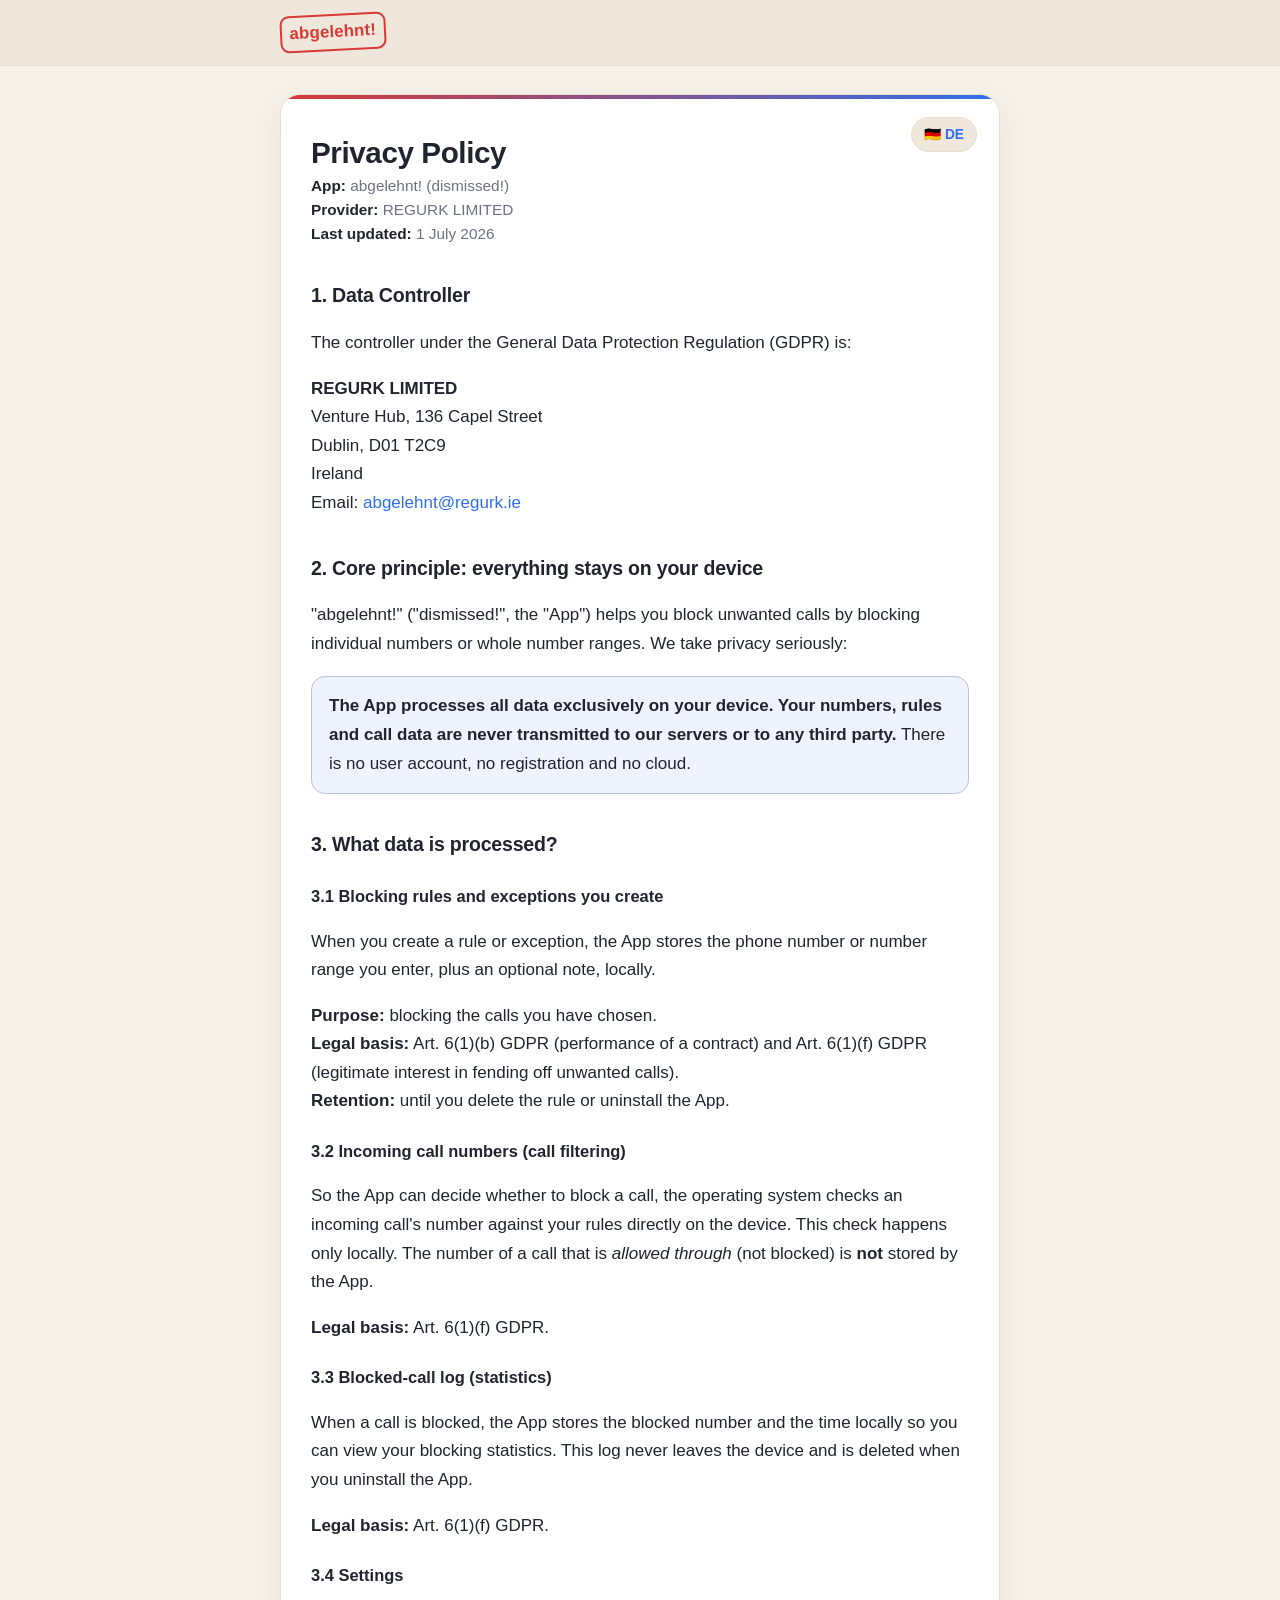
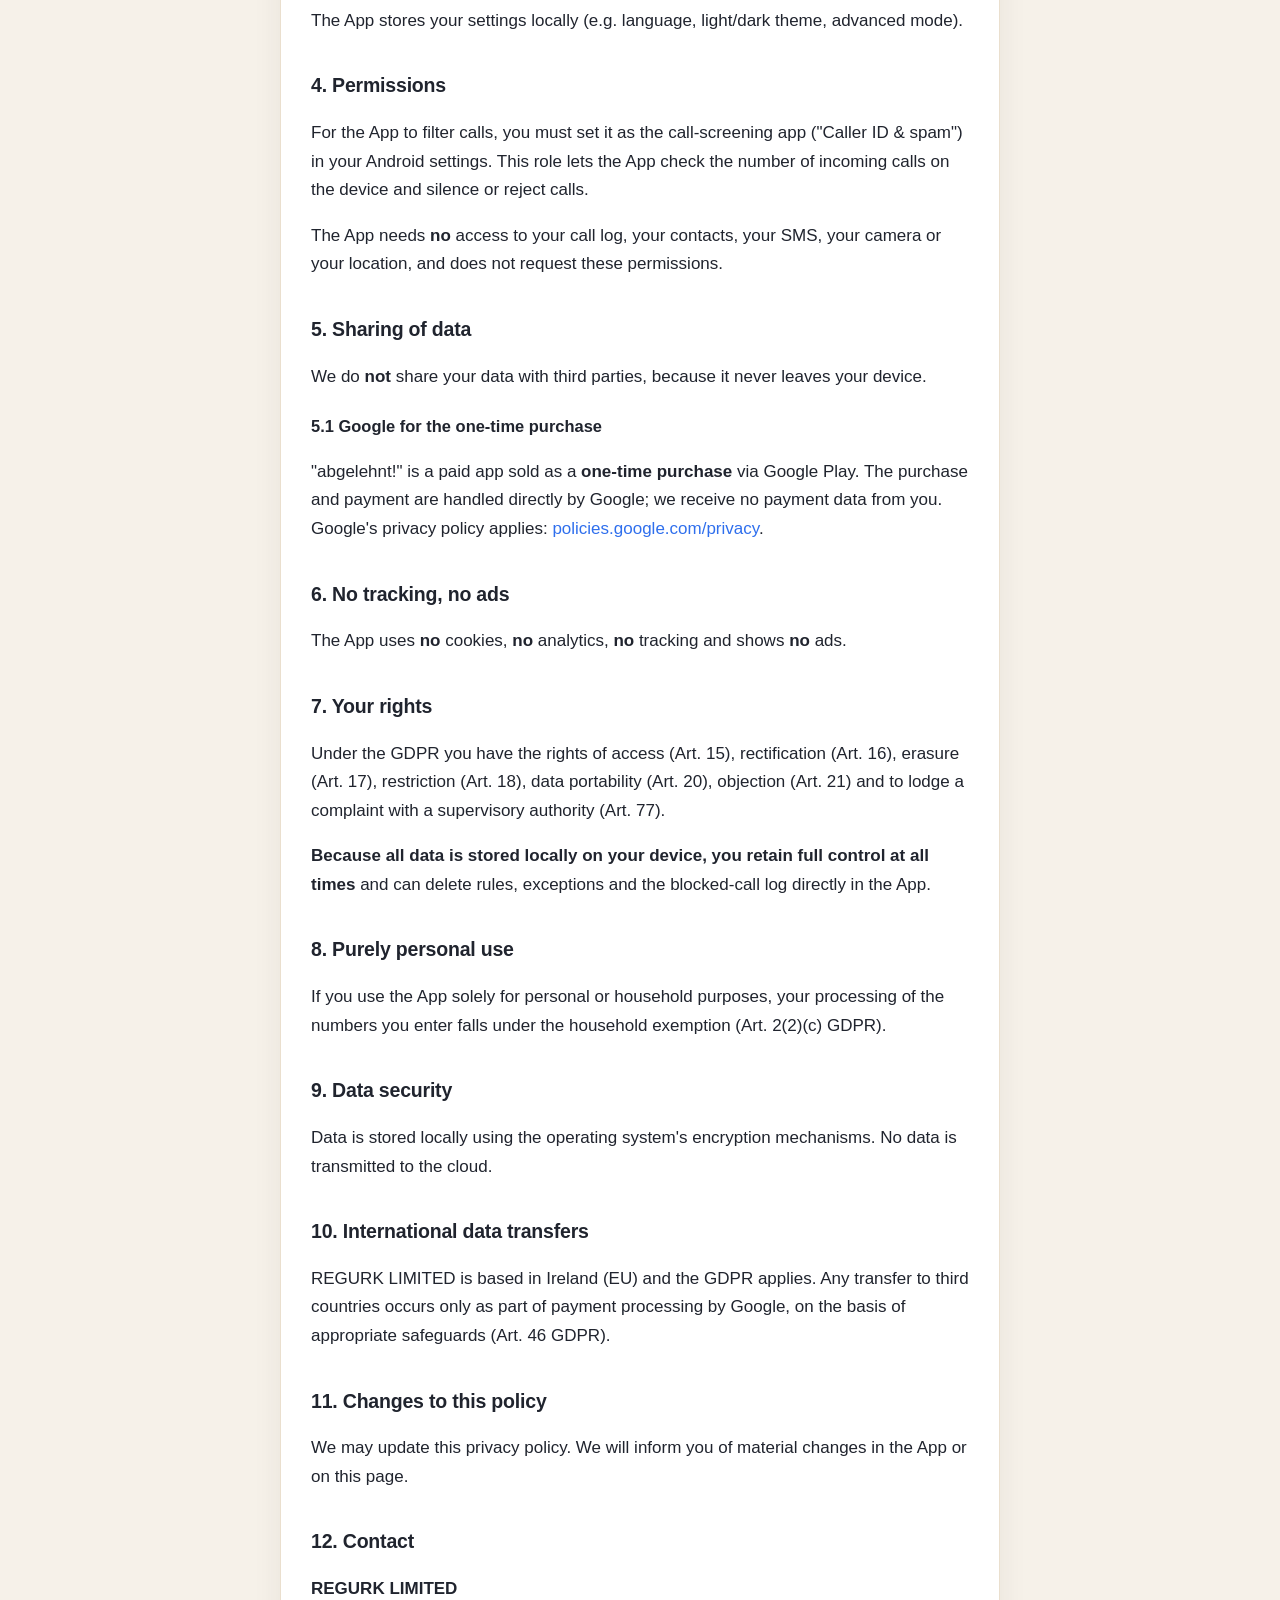
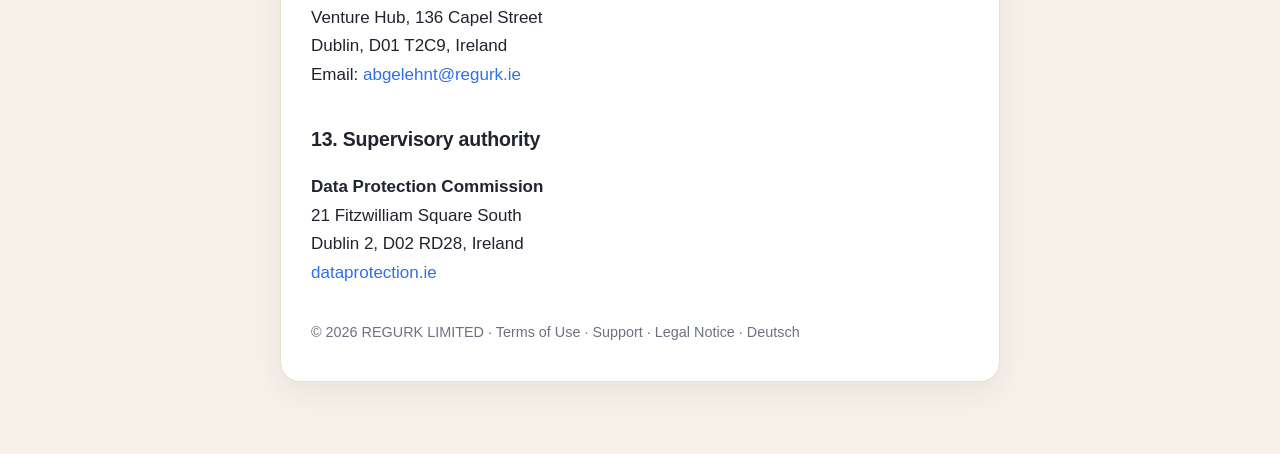
<file: en/privacy.html>
<!DOCTYPE html>
<html lang="en">
<head>
<meta charset="utf-8">
<meta name="viewport" content="width=device-width, initial-scale=1.0">
<meta name="robots" content="noindex, nofollow">
<title>Privacy Policy – abgelehnt! | REGURK LIMITED</title>
<link rel="stylesheet" href="../style.css">
</head>
<body>
<header class="topbar"><div class="inner"><a class="mark" href="../index.html">abgelehnt!</a></div></header>
<div class="wrap">
  <div class="card">
    <a class="lang" href="../de/privacy.html">🇩🇪 DE</a>
    <h1>Privacy Policy</h1>
    <p class="meta"><strong>App:</strong> abgelehnt! (dismissed!)<br>
       <strong>Provider:</strong> REGURK LIMITED<br>
       <strong>Last updated:</strong> 1 July 2026</p>

    <h2>1. Data Controller</h2>
    <p>The controller under the General Data Protection Regulation (GDPR) is:</p>
    <p><strong>REGURK LIMITED</strong><br>
       Venture Hub, 136 Capel Street<br>
       Dublin, D01 T2C9<br>
       Ireland<br>
       Email: <a href="mailto:abgelehnt@regurk.ie">abgelehnt@regurk.ie</a></p>

    <h2>2. Core principle: everything stays on your device</h2>
    <p>"abgelehnt!" ("dismissed!", the "App") helps you block unwanted calls by blocking individual numbers or whole number ranges. We take privacy seriously:</p>
    <div class="callout"><strong>The App processes all data exclusively on your device. Your numbers, rules and call data are never transmitted to our servers or to any third party.</strong> There is no user account, no registration and no cloud.</div>

    <h2>3. What data is processed?</h2>

    <h3>3.1 Blocking rules and exceptions you create</h3>
    <p>When you create a rule or exception, the App stores the phone number or number range you enter, plus an optional note, locally.</p>
    <p><strong>Purpose:</strong> blocking the calls you have chosen.<br>
       <strong>Legal basis:</strong> Art. 6(1)(b) GDPR (performance of a contract) and Art. 6(1)(f) GDPR (legitimate interest in fending off unwanted calls).<br>
       <strong>Retention:</strong> until you delete the rule or uninstall the App.</p>

    <h3>3.2 Incoming call numbers (call filtering)</h3>
    <p>So the App can decide whether to block a call, the operating system checks an incoming call's number against your rules directly on the device. This check happens only locally. The number of a call that is <em>allowed through</em> (not blocked) is <strong>not</strong> stored by the App.</p>
    <p><strong>Legal basis:</strong> Art. 6(1)(f) GDPR.</p>

    <h3>3.3 Blocked-call log (statistics)</h3>
    <p>When a call is blocked, the App stores the blocked number and the time locally so you can view your blocking statistics. This log never leaves the device and is deleted when you uninstall the App.</p>
    <p><strong>Legal basis:</strong> Art. 6(1)(f) GDPR.</p>

    <h3>3.4 Settings</h3>
    <p>The App stores your settings locally (e.g. language, light/dark theme, advanced mode).</p>

    <h2>4. Permissions</h2>
    <p>For the App to filter calls, you must set it as the call-screening app ("Caller ID &amp; spam") in your Android settings. This role lets the App check the number of incoming calls on the device and silence or reject calls.</p>
    <p>The App needs <strong>no</strong> access to your call log, your contacts, your SMS, your camera or your location, and does not request these permissions.</p>

    <h2>5. Sharing of data</h2>
    <p>We do <strong>not</strong> share your data with third parties, because it never leaves your device.</p>
    <h3>5.1 Google for the one-time purchase</h3>
    <p>"abgelehnt!" is a paid app sold as a <strong>one-time purchase</strong> via Google Play. The purchase and payment are handled directly by Google; we receive no payment data from you. Google's privacy policy applies: <a href="https://policies.google.com/privacy" target="_blank" rel="noopener">policies.google.com/privacy</a>.</p>

    <h2>6. No tracking, no ads</h2>
    <p>The App uses <strong>no</strong> cookies, <strong>no</strong> analytics, <strong>no</strong> tracking and shows <strong>no</strong> ads.</p>

    <h2>7. Your rights</h2>
    <p>Under the GDPR you have the rights of access (Art. 15), rectification (Art. 16), erasure (Art. 17), restriction (Art. 18), data portability (Art. 20), objection (Art. 21) and to lodge a complaint with a supervisory authority (Art. 77).</p>
    <p><strong>Because all data is stored locally on your device, you retain full control at all times</strong> and can delete rules, exceptions and the blocked-call log directly in the App.</p>

    <h2>8. Purely personal use</h2>
    <p>If you use the App solely for personal or household purposes, your processing of the numbers you enter falls under the household exemption (Art. 2(2)(c) GDPR).</p>

    <h2>9. Data security</h2>
    <p>Data is stored locally using the operating system's encryption mechanisms. No data is transmitted to the cloud.</p>

    <h2>10. International data transfers</h2>
    <p>REGURK LIMITED is based in Ireland (EU) and the GDPR applies. Any transfer to third countries occurs only as part of payment processing by Google, on the basis of appropriate safeguards (Art. 46 GDPR).</p>

    <h2>11. Changes to this policy</h2>
    <p>We may update this privacy policy. We will inform you of material changes in the App or on this page.</p>

    <h2>12. Contact</h2>
    <p><strong>REGURK LIMITED</strong><br>
       Venture Hub, 136 Capel Street<br>
       Dublin, D01 T2C9, Ireland<br>
       Email: <a href="mailto:abgelehnt@regurk.ie">abgelehnt@regurk.ie</a></p>

    <h2>13. Supervisory authority</h2>
    <p><strong>Data Protection Commission</strong><br>
       21 Fitzwilliam Square South<br>
       Dublin 2, D02 RD28, Ireland<br>
       <a href="https://www.dataprotection.ie" target="_blank" rel="noopener">dataprotection.ie</a></p>

    <footer>© 2026 REGURK LIMITED ·
      <a href="terms.html">Terms of Use</a> ·
      <a href="support.html">Support</a> ·
      <a href="../impressum.html">Legal Notice</a> ·
      <a href="../de/privacy.html">Deutsch</a></footer>
  </div>
</div>
</body>
</html>
</file>
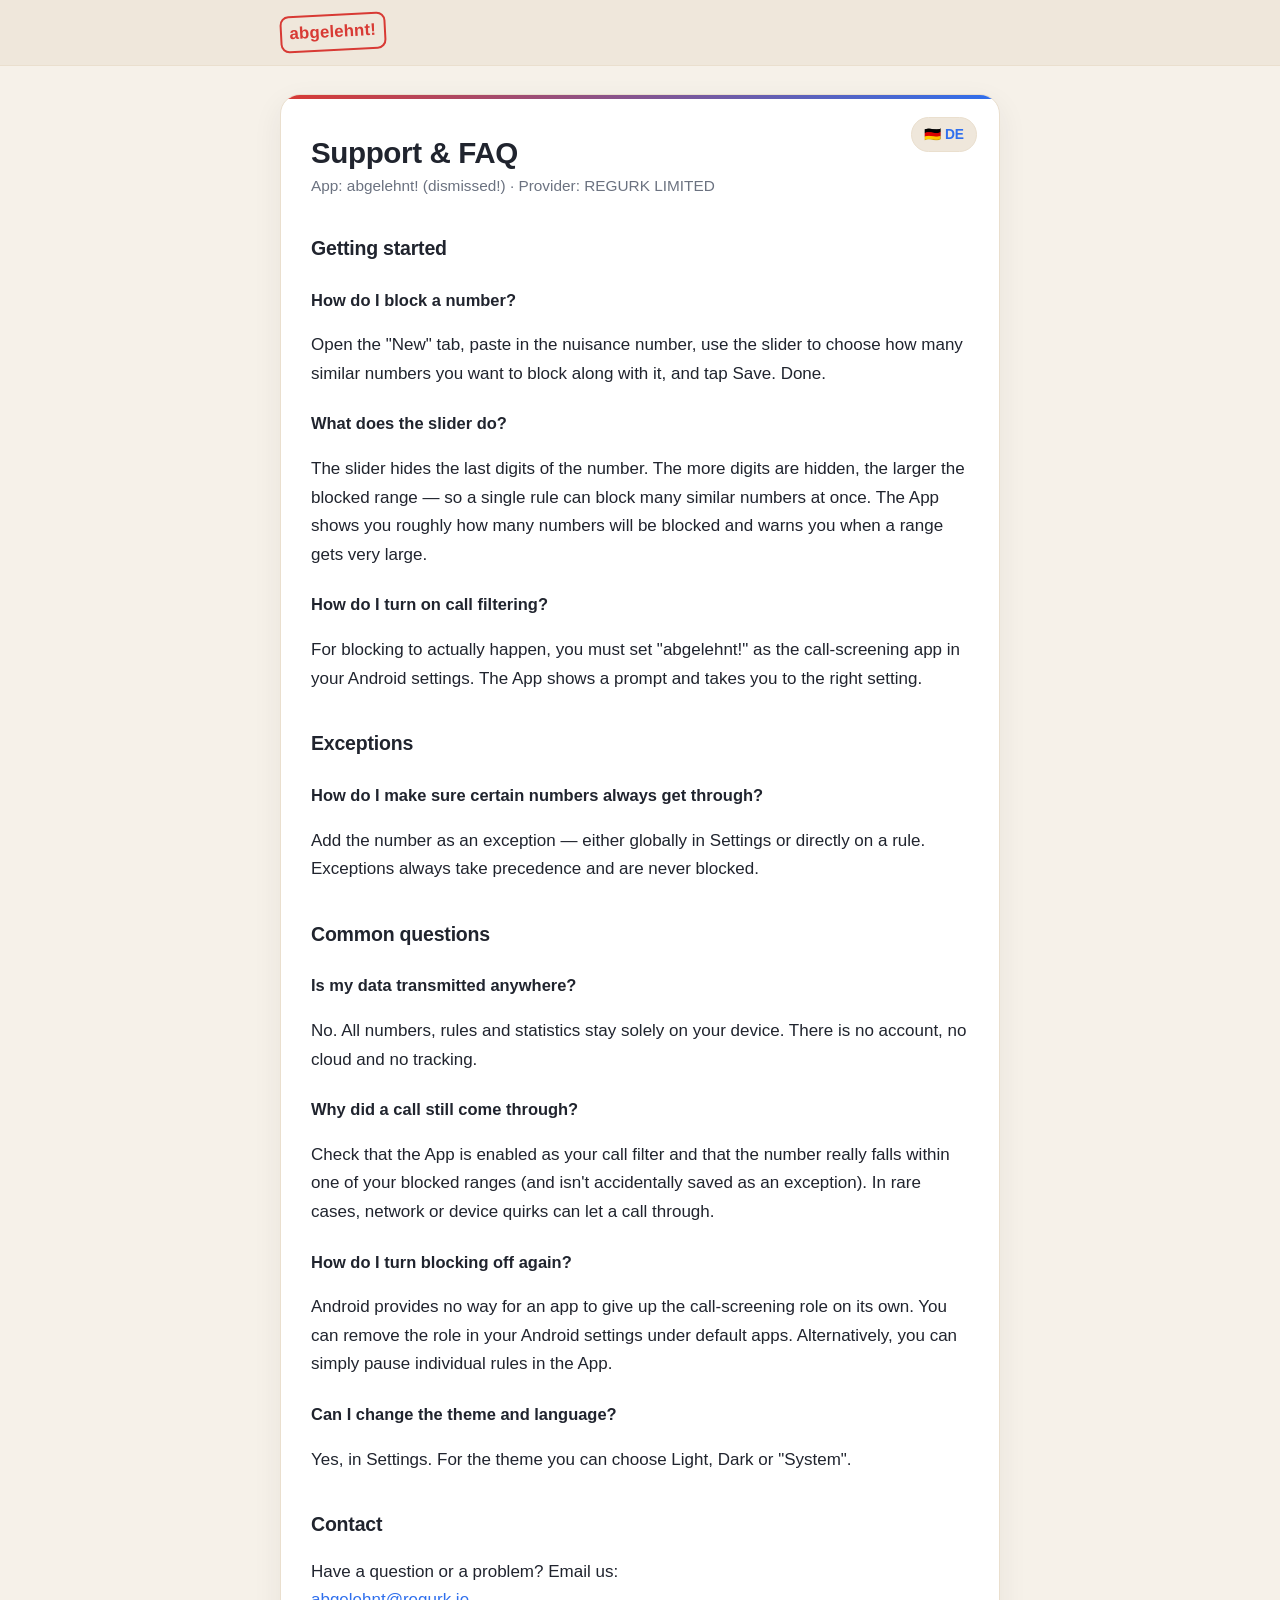
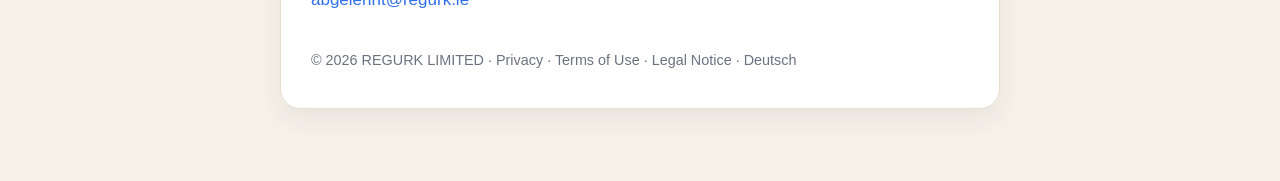
<file: en/support.html>
<!DOCTYPE html>
<html lang="en">
<head>
<meta charset="utf-8">
<meta name="viewport" content="width=device-width, initial-scale=1.0">
<meta name="robots" content="noindex, nofollow">
<title>Support – abgelehnt! | REGURK LIMITED</title>
<link rel="stylesheet" href="../style.css">
</head>
<body>
<header class="topbar"><div class="inner"><a class="mark" href="../index.html">abgelehnt!</a></div></header>
<div class="wrap">
  <div class="card">
    <a class="lang" href="../de/support.html">🇩🇪 DE</a>
    <h1>Support &amp; FAQ</h1>
    <p class="meta">App: abgelehnt! (dismissed!) · Provider: REGURK LIMITED</p>

    <h2>Getting started</h2>
    <h3>How do I block a number?</h3>
    <p>Open the "New" tab, paste in the nuisance number, use the slider to choose how many similar numbers you want to block along with it, and tap Save. Done.</p>

    <h3>What does the slider do?</h3>
    <p>The slider hides the last digits of the number. The more digits are hidden, the larger the blocked range — so a single rule can block many similar numbers at once. The App shows you roughly how many numbers will be blocked and warns you when a range gets very large.</p>

    <h3>How do I turn on call filtering?</h3>
    <p>For blocking to actually happen, you must set "abgelehnt!" as the call-screening app in your Android settings. The App shows a prompt and takes you to the right setting.</p>

    <h2>Exceptions</h2>
    <h3>How do I make sure certain numbers always get through?</h3>
    <p>Add the number as an exception — either globally in Settings or directly on a rule. Exceptions always take precedence and are never blocked.</p>

    <h2>Common questions</h2>
    <h3>Is my data transmitted anywhere?</h3>
    <p>No. All numbers, rules and statistics stay solely on your device. There is no account, no cloud and no tracking.</p>

    <h3>Why did a call still come through?</h3>
    <p>Check that the App is enabled as your call filter and that the number really falls within one of your blocked ranges (and isn't accidentally saved as an exception). In rare cases, network or device quirks can let a call through.</p>

    <h3>How do I turn blocking off again?</h3>
    <p>Android provides no way for an app to give up the call-screening role on its own. You can remove the role in your Android settings under default apps. Alternatively, you can simply pause individual rules in the App.</p>

    <h3>Can I change the theme and language?</h3>
    <p>Yes, in Settings. For the theme you can choose Light, Dark or "System".</p>

    <h2>Contact</h2>
    <p>Have a question or a problem? Email us:<br>
       <a href="mailto:abgelehnt@regurk.ie">abgelehnt@regurk.ie</a></p>

    <footer>© 2026 REGURK LIMITED ·
      <a href="privacy.html">Privacy</a> ·
      <a href="terms.html">Terms of Use</a> ·
      <a href="../impressum.html">Legal Notice</a> ·
      <a href="../de/support.html">Deutsch</a></footer>
  </div>
</div>
</body>
</html>
</file>
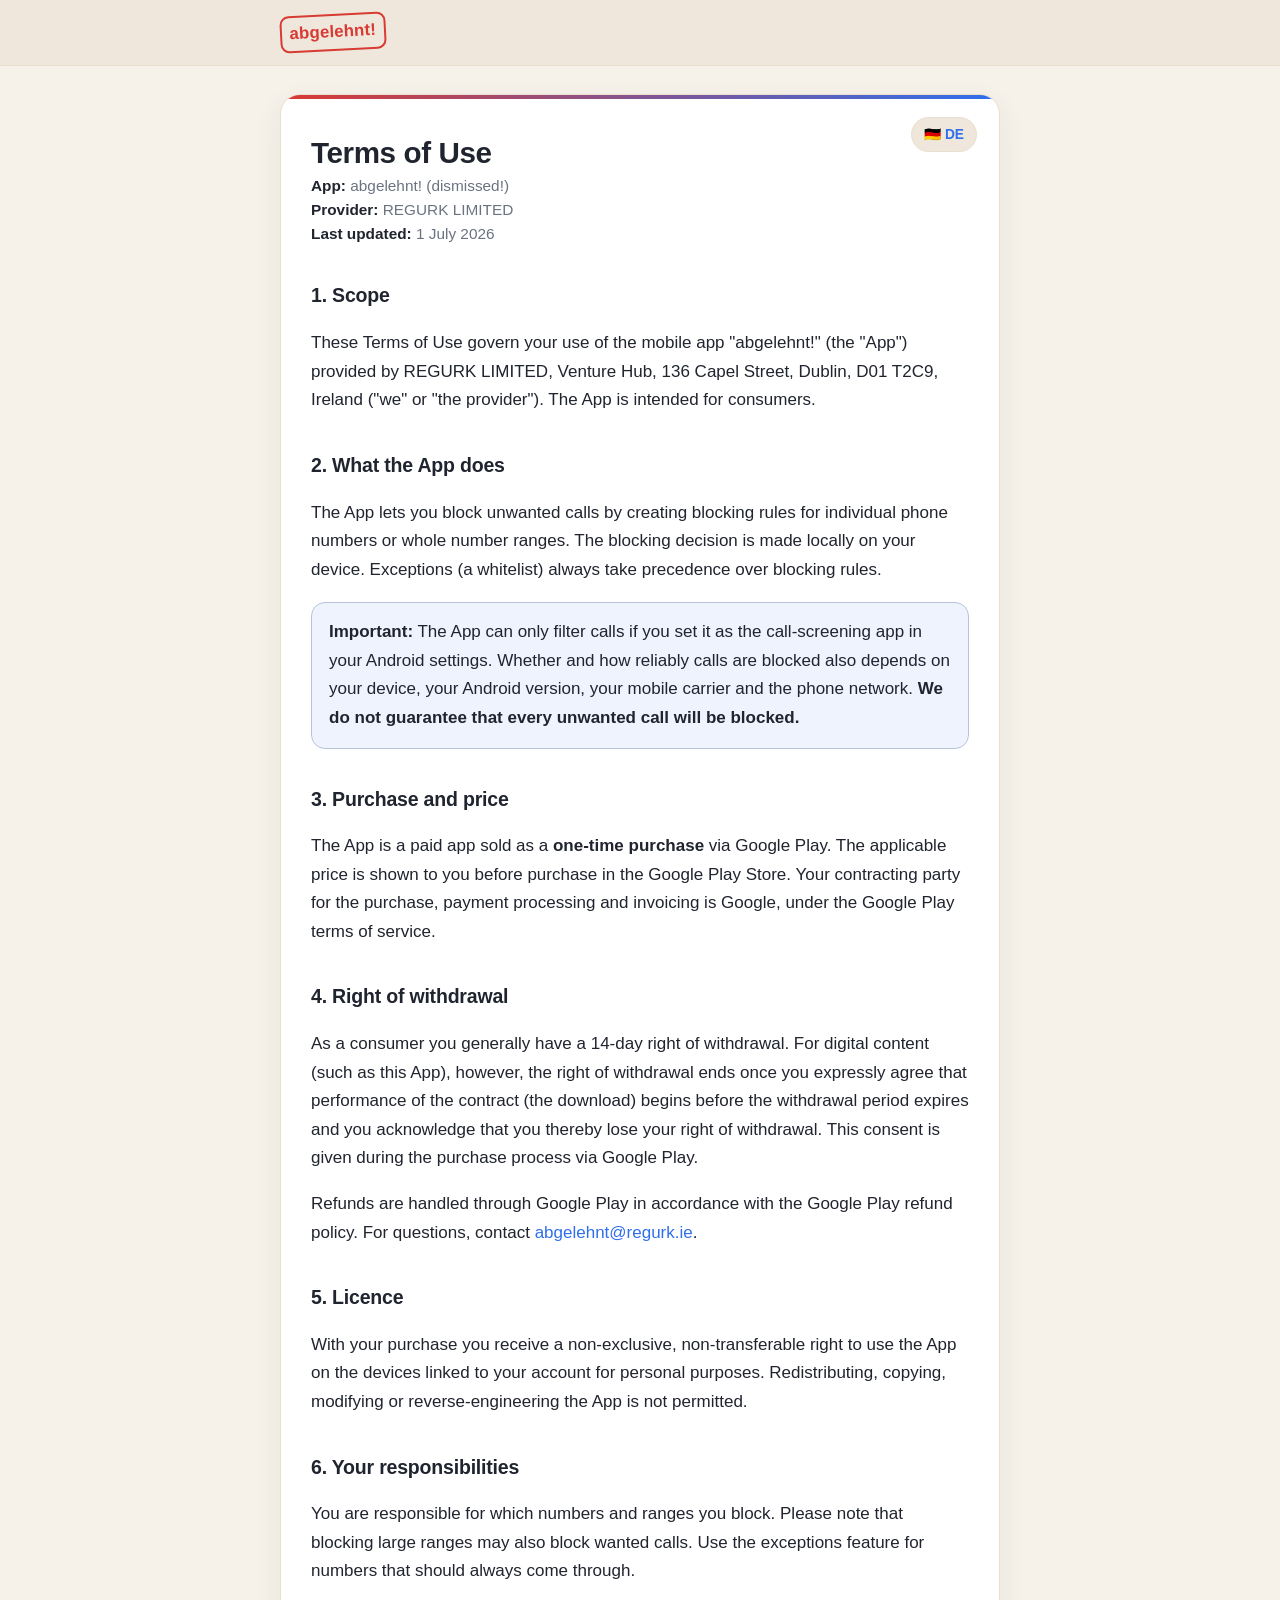
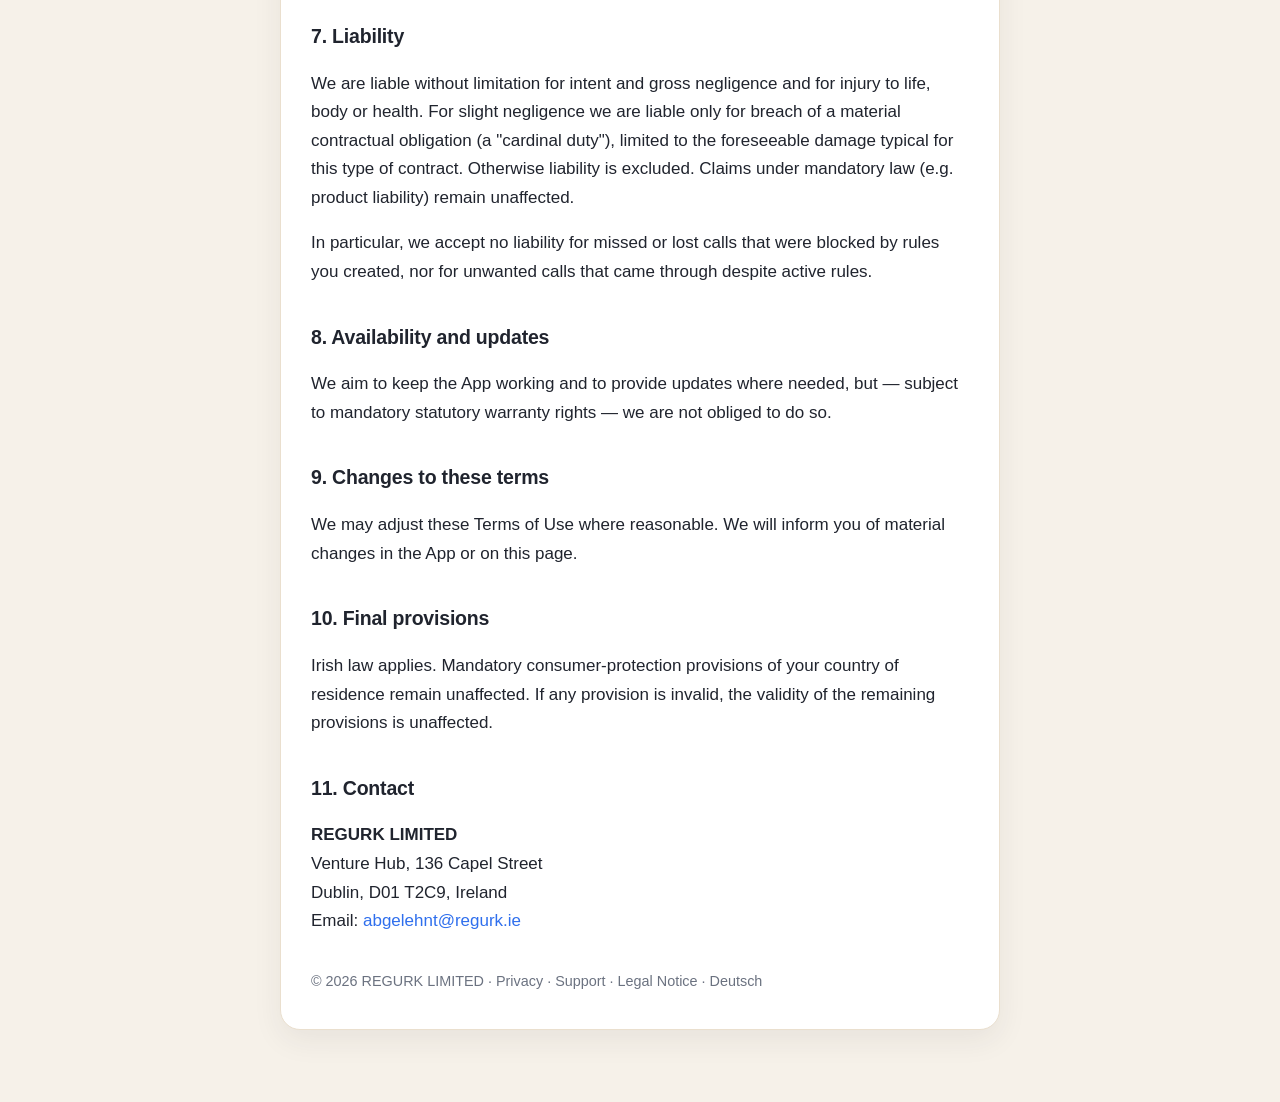
<file: en/terms.html>
<!DOCTYPE html>
<html lang="en">
<head>
<meta charset="utf-8">
<meta name="viewport" content="width=device-width, initial-scale=1.0">
<meta name="robots" content="noindex, nofollow">
<title>Terms of Use – abgelehnt! | REGURK LIMITED</title>
<link rel="stylesheet" href="../style.css">
</head>
<body>
<header class="topbar"><div class="inner"><a class="mark" href="../index.html">abgelehnt!</a></div></header>
<div class="wrap">
  <div class="card">
    <a class="lang" href="../de/terms.html">🇩🇪 DE</a>
    <h1>Terms of Use</h1>
    <p class="meta"><strong>App:</strong> abgelehnt! (dismissed!)<br>
       <strong>Provider:</strong> REGURK LIMITED<br>
       <strong>Last updated:</strong> 1 July 2026</p>

    <h2>1. Scope</h2>
    <p>These Terms of Use govern your use of the mobile app "abgelehnt!" (the "App") provided by REGURK LIMITED, Venture Hub, 136 Capel Street, Dublin, D01 T2C9, Ireland ("we" or "the provider"). The App is intended for consumers.</p>

    <h2>2. What the App does</h2>
    <p>The App lets you block unwanted calls by creating blocking rules for individual phone numbers or whole number ranges. The blocking decision is made locally on your device. Exceptions (a whitelist) always take precedence over blocking rules.</p>
    <div class="callout"><strong>Important:</strong> The App can only filter calls if you set it as the call-screening app in your Android settings. Whether and how reliably calls are blocked also depends on your device, your Android version, your mobile carrier and the phone network. <strong>We do not guarantee that every unwanted call will be blocked.</strong></div>

    <h2>3. Purchase and price</h2>
    <p>The App is a paid app sold as a <strong>one-time purchase</strong> via Google Play. The applicable price is shown to you before purchase in the Google Play Store. Your contracting party for the purchase, payment processing and invoicing is Google, under the Google Play terms of service.</p>

    <h2>4. Right of withdrawal</h2>
    <p>As a consumer you generally have a 14-day right of withdrawal. For digital content (such as this App), however, the right of withdrawal ends once you expressly agree that performance of the contract (the download) begins before the withdrawal period expires and you acknowledge that you thereby lose your right of withdrawal. This consent is given during the purchase process via Google Play.</p>
    <p>Refunds are handled through Google Play in accordance with the Google Play refund policy. For questions, contact <a href="mailto:abgelehnt@regurk.ie">abgelehnt@regurk.ie</a>.</p>

    <h2>5. Licence</h2>
    <p>With your purchase you receive a non-exclusive, non-transferable right to use the App on the devices linked to your account for personal purposes. Redistributing, copying, modifying or reverse-engineering the App is not permitted.</p>

    <h2>6. Your responsibilities</h2>
    <p>You are responsible for which numbers and ranges you block. Please note that blocking large ranges may also block wanted calls. Use the exceptions feature for numbers that should always come through.</p>

    <h2>7. Liability</h2>
    <p>We are liable without limitation for intent and gross negligence and for injury to life, body or health. For slight negligence we are liable only for breach of a material contractual obligation (a "cardinal duty"), limited to the foreseeable damage typical for this type of contract. Otherwise liability is excluded. Claims under mandatory law (e.g. product liability) remain unaffected.</p>
    <p>In particular, we accept no liability for missed or lost calls that were blocked by rules you created, nor for unwanted calls that came through despite active rules.</p>

    <h2>8. Availability and updates</h2>
    <p>We aim to keep the App working and to provide updates where needed, but — subject to mandatory statutory warranty rights — we are not obliged to do so.</p>

    <h2>9. Changes to these terms</h2>
    <p>We may adjust these Terms of Use where reasonable. We will inform you of material changes in the App or on this page.</p>

    <h2>10. Final provisions</h2>
    <p>Irish law applies. Mandatory consumer-protection provisions of your country of residence remain unaffected. If any provision is invalid, the validity of the remaining provisions is unaffected.</p>

    <h2>11. Contact</h2>
    <p><strong>REGURK LIMITED</strong><br>
       Venture Hub, 136 Capel Street<br>
       Dublin, D01 T2C9, Ireland<br>
       Email: <a href="mailto:abgelehnt@regurk.ie">abgelehnt@regurk.ie</a></p>

    <footer>© 2026 REGURK LIMITED ·
      <a href="privacy.html">Privacy</a> ·
      <a href="support.html">Support</a> ·
      <a href="../impressum.html">Legal Notice</a> ·
      <a href="../de/terms.html">Deutsch</a></footer>
  </div>
</div>
</body>
</html>
</file>
<file: style.css>
/* abgelehnt! — legal & support site
   Signature: the red rubber-stamp wordmark. Everything else stays quiet. */

:root{
  --bg:#f6f1e9;
  --bg2:#efe7db;
  --card:#ffffff;
  --ink:#20242e;
  --muted:#6b7280;
  --primary:#2f6fed;
  --primary-ink:#1f57c4;
  --accent:#d83a34;
  --border:#eadfce;
  --shadow:0 10px 30px rgba(40,40,60,.07);
  --shadow-sm:0 4px 14px rgba(40,40,60,.06);
  --ring:rgba(47,111,237,.4);
}
@media (prefers-color-scheme:dark){
  :root{
    --bg:#14161c; --bg2:#191c24; --card:#1e222b;
    --ink:#e8eaf0; --muted:#9aa3b2;
    --primary:#6ea0ff; --primary-ink:#9dbcff; --accent:#ff6b63;
    --border:#2a2f3a;
    --shadow:0 10px 30px rgba(0,0,0,.35);
    --shadow-sm:0 4px 14px rgba(0,0,0,.3);
    --ring:rgba(110,160,255,.5);
  }
}

*{box-sizing:border-box}
html{-webkit-text-size-adjust:100%}
body{
  margin:0; background:var(--bg); color:var(--ink);
  font-family:-apple-system,BlinkMacSystemFont,"Segoe UI",Roboto,Helvetica,Arial,sans-serif;
  line-height:1.68; font-size:17px;
  -webkit-font-smoothing:antialiased;
}

/* ---- Stamp wordmark (the signature) ---- */
.stamp{
  display:inline-block; font-weight:800; color:var(--accent);
  letter-spacing:.01em; line-height:1; text-decoration:none;
  border:3px solid var(--accent); border-radius:12px;
  padding:.22em .5em .28em;
  box-shadow:inset 0 0 0 1px var(--accent);
  transform:rotate(-3deg); transform-origin:center;
}
.stamp .b{color:var(--accent)}
a.stamp:hover{text-decoration:none; transform:rotate(-3deg) scale(1.02)}
@media (prefers-reduced-motion:reduce){ a.stamp:hover{transform:rotate(-3deg)} }

/* ---- Top bar ---- */
.topbar{
  background:var(--bg2); border-bottom:1px solid var(--border);
}
.topbar .inner{
  max-width:760px; margin:0 auto; padding:14px 20px;
  display:flex; align-items:center; gap:12px;
}
.topbar .mark{
  font-weight:800; color:var(--accent); text-decoration:none;
  font-size:1.05rem; letter-spacing:.01em;
  border:2px solid var(--accent); border-radius:9px; padding:.1em .45em .16em;
  transform:rotate(-3deg);
}
.topbar .mark:hover{text-decoration:none}

/* ---- Layout ---- */
.wrap{max-width:760px; margin:0 auto; padding:28px 20px 72px}
.card{
  position:relative; background:var(--card); border:1px solid var(--border);
  border-radius:20px; box-shadow:var(--shadow); padding:34px 30px;
  overflow:hidden;
}
.card::before{
  content:""; position:absolute; left:0; right:0; top:0; height:4px;
  background:linear-gradient(90deg,var(--accent),var(--primary));
}

/* ---- Type ---- */
h1{font-size:1.85rem; line-height:1.2; margin:6px 0 4px; letter-spacing:-.4px}
h2{font-size:1.22rem; margin:34px 0 8px; letter-spacing:-.2px}
h3{font-size:1.03rem; margin:22px 0 6px; color:var(--ink)}
p,li{color:var(--ink)}
a{color:var(--primary); text-decoration:none}
a:hover{color:var(--primary-ink); text-decoration:underline}
strong{color:var(--ink)}
.muted{color:var(--muted)}
.meta{color:var(--muted); font-size:.96rem; margin:0 0 8px; line-height:1.55}
hr{border:none; border-top:1px solid var(--border); margin:28px 0}

/* language pill (doc pages) */
.lang{
  position:absolute; top:22px; right:22px;
  background:var(--bg2); color:var(--primary); border:1px solid var(--border);
  border-radius:999px; padding:5px 12px; font-size:.86rem; font-weight:600;
  text-decoration:none;
}
.lang:hover{text-decoration:none; border-color:var(--primary)}

/* callout */
.callout{
  background:color-mix(in srgb, var(--primary) 8%, var(--card));
  border:1px solid color-mix(in srgb, var(--primary) 26%, var(--border));
  border-radius:14px; padding:15px 17px; margin:18px 0;
}

/* ---- Landing ---- */
.hero{text-align:center; padding:14px 0 6px}
.hero .stamp{font-size:2.4rem; margin-bottom:14px}
.hero .tagline{color:var(--muted); font-size:1.05rem; margin:6px 0 2px}
.section-label{
  font-size:.8rem; font-weight:700; letter-spacing:.08em; text-transform:uppercase;
  color:var(--muted); margin:26px 0 12px;
}
.tiles{display:grid; gap:12px}
@media (min-width:600px){ .tiles{grid-template-columns:1fr 1fr 1fr} }
.tile{
  display:block; background:var(--card); border:1px solid var(--border);
  border-radius:14px; padding:18px; box-shadow:var(--shadow-sm);
  text-decoration:none; transition:transform .15s ease, border-color .15s ease, box-shadow .15s ease;
}
.tile:hover{transform:translateY(-3px); border-color:var(--primary); box-shadow:var(--shadow); text-decoration:none}
.tile .ico{font-size:1.4rem}
.tile b{display:block; margin:8px 0 3px; font-size:1.02rem; color:var(--ink)}
.tile span{color:var(--muted); font-size:.9rem}
.center{text-align:center}

/* ---- Footer ---- */
footer{color:var(--muted); font-size:.9rem; margin-top:32px; line-height:1.9}
footer a{color:var(--muted)}
footer a:hover{color:var(--primary)}

/* ---- a11y ---- */
a:focus-visible,.tile:focus-visible{outline:3px solid var(--ring); outline-offset:3px; border-radius:8px}
</file>
